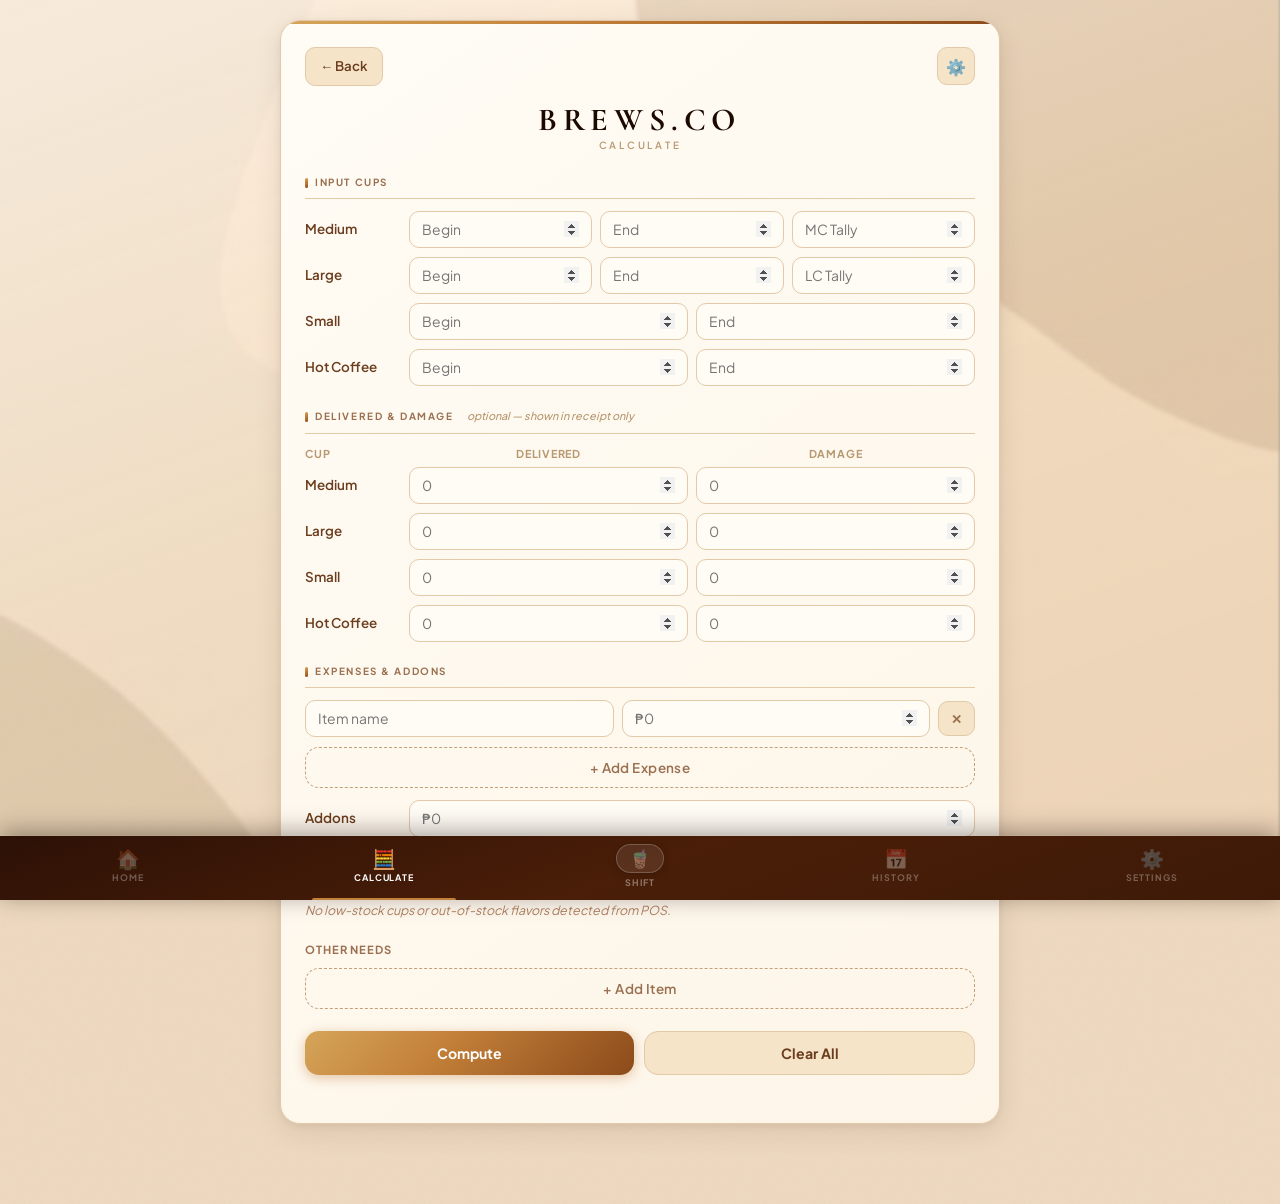
<file: calculate.html>
<!DOCTYPE html>
<html lang="en">
<head>
  <meta charset="UTF-8" />
  <meta http-equiv="Content-Security-Policy" content="default-src 'self'; script-src 'self' 'unsafe-inline'; style-src 'self' 'unsafe-inline'; img-src 'self' data: blob:; font-src 'self'; connect-src 'self' https://*.googleapis.com https://*.firebaseio.com wss://*.firebaseio.com; object-src 'none'; base-uri 'self'; form-action 'self'" />
  <meta name="viewport" content="width=device-width, initial-scale=1.0" />
  <link rel="manifest" href="manifest.json" />
  <link rel="icon" type="image/png" sizes="192x192" href="icon-192.png">
  <link rel="apple-touch-icon" href="icon-192.png" />
  <meta name="theme-color" content="#6b4f36" />
  <title>BREWS.CO – Calculate</title>
  <link rel="stylesheet" href="css/styles.css" />
  <script src="js/util.js"></script>
  <script src="js/theme.js"></script>
  <script src="js/appstyle.js"></script>
  <script src="js/nav.js"></script>
  <script src="js/header.js"></script>
  <style>
    .damage-note {
      font-size: 0.68rem; color: var(--dust); font-weight: 500;
      margin-left: 6px; font-style: italic; text-transform: none; letter-spacing: 0;
    }
    .del-dmg-header {
      display: grid; grid-template-columns: 96px 1fr 1fr;
      gap: 8px; margin-bottom: 4px;
    }
    .del-dmg-header span {
      font-size: 0.68rem; font-weight: 700; color: var(--dust);
      letter-spacing: 0.07em; text-transform: uppercase; text-align: center;
    }
    .del-dmg-header span:first-child { text-align: left; }
    .carryover-btn {
      display: flex; align-items: center; gap: 7px; width: 100%;
      background: var(--success-bg); border: 1.5px solid var(--success-border); border-radius: var(--radius-md);
      padding: 11px 14px; font-size: 0.84rem; font-weight: 700; color: var(--success-dark);
      font-family: "Plus Jakarta Sans", sans-serif; cursor: pointer; margin-bottom: 10px; transition: all .18s;
    }
    .carryover-btn:hover { background: var(--success-bg-soft); border-color: var(--success-hover-border); transform: translateY(-1px); }
    .carryover-meta { font-size: 0.7rem; color: var(--success-mid); font-weight: 500; margin-left: auto; }
    @media (max-width: 600px) {
      .del-dmg-header { display: none; }
    }
  </style>
</head>
<body class="has-bottom-nav">
  <div class="container">
    <div data-layout-header data-subtitle="Calculate"></div>

    <div id="carryoverWrap" style="display:none;">
      <button class="carryover-btn" onclick="useYesterdaysEnding()">
        📋 Use Yesterday's Ending Cups
        <span class="carryover-meta" id="carryoverMeta"></span>
      </button>
    </div>

    <div class="section">
      <h3>Input Cups</h3>
      <!-- M and L have 3 real inputs: begin, end, tally -->
      <div class="row"><label>Medium</label><input type="number" id="beginM" placeholder="Begin"><input type="number" id="endM" placeholder="End"><input type="number" id="tallyMC" placeholder="MC Tally"></div>
      <div class="row"><label>Large</label><input type="number" id="beginL" placeholder="Begin"><input type="number" id="endL" placeholder="End"><input type="number" id="tallyLC" placeholder="LC Tally"></div>
      <!-- S and HC only have begin + end -->
      <div class="row-2"><label>Small</label><input type="number" id="beginS" placeholder="Begin"><input type="number" id="endS" placeholder="End"></div>
      <div class="row-2"><label>Hot Coffee</label><input type="number" id="beginHC" placeholder="Begin"><input type="number" id="endHC" placeholder="End"></div>
    </div>

    <div class="section">
      <h3>Delivered &amp; Damage <span class="damage-note">optional — shown in receipt only</span></h3>
      <div class="del-dmg-header">
        <span>Cup</span><span>Delivered</span><span>Damage</span>
      </div>
      <div class="row-2"><label>Medium</label><input type="number" id="deliveredM" placeholder="0"><input type="number" id="damageM" placeholder="0"></div>
      <div class="row-2"><label>Large</label><input type="number" id="deliveredL" placeholder="0"><input type="number" id="damageL" placeholder="0"></div>
      <div class="row-2"><label>Small</label><input type="number" id="deliveredS" placeholder="0"><input type="number" id="damageS" placeholder="0"></div>
      <div class="row-2"><label>Hot Coffee</label><input type="number" id="deliveredHC" placeholder="0"><input type="number" id="damageHC" placeholder="0"></div>
    </div>

    <div class="section">
      <h3>Expenses &amp; Addons</h3>
      <div id="expensesContainer">
        <div class="expense-row">
          <input type="text" class="exp-name" placeholder="Item name">
          <input type="number" class="exp-price" placeholder="₱0">
          <button type="button" onclick="this.parentElement.remove(); saveInputs();">✕</button>
        </div>
      </div>
      <button type="button" class="add-expense-btn" onclick="addExpenseRow()">+ Add Expense</button>
      <!-- Addons: single input, no dummy blanks -->
      <div class="row-addon" style="margin-top:12px;">
        <label>Addons</label>
        <input type="number" id="addons" placeholder="₱0">
      </div>
    </div>

    <div class="section">
      <h3>Needs <span class="damage-note">auto-detected + manual — optionally printed on receipt</span></h3>

      <!-- Auto-detected preview — populated after compute or on load -->
      <div id="needsAutoPreview" style="margin-bottom:12px;"></div>

      <!-- Free-text other needs -->
      <div>
        <div style="font-size:0.7rem;font-weight:700;color:var(--bark);text-transform:uppercase;letter-spacing:0.08em;margin-bottom:7px;">Other Needs</div>
        <div id="needsContainer"></div>
        <button type="button" class="add-expense-btn" onclick="addNeedRow()">+ Add Item</button>
      </div>
    </div>

    <div class="button-group">
      <button onclick="calculate()">Compute</button>
      <button onclick="clearAll()" class="secondary">Clear All</button>
    </div>

    <div class="section">
      <div id="results"></div>
    </div>
  </div>

  <div data-layout-nav="calculate"></div>

  <script src="js/layout.js"></script>
<script src="js/calc-page.js"></script>
  <script src="vendor/html2canvas.min.js"></script>
  <script src="vendor/firebase-app-compat.js"></script>
  <script src="vendor/firebase-firestore-compat.js"></script>
  <script src="js/settings.js"></script>
      <script src="js/sync.js"></script>
  <script src="js/InventorySystem.js"></script>
  <script src="js/storage.js"></script>
  <script src="js/history.js"></script>
  <script src="js/ui.js"></script>
  <script src="js/main.js"></script>
</body>
</html>
</file>
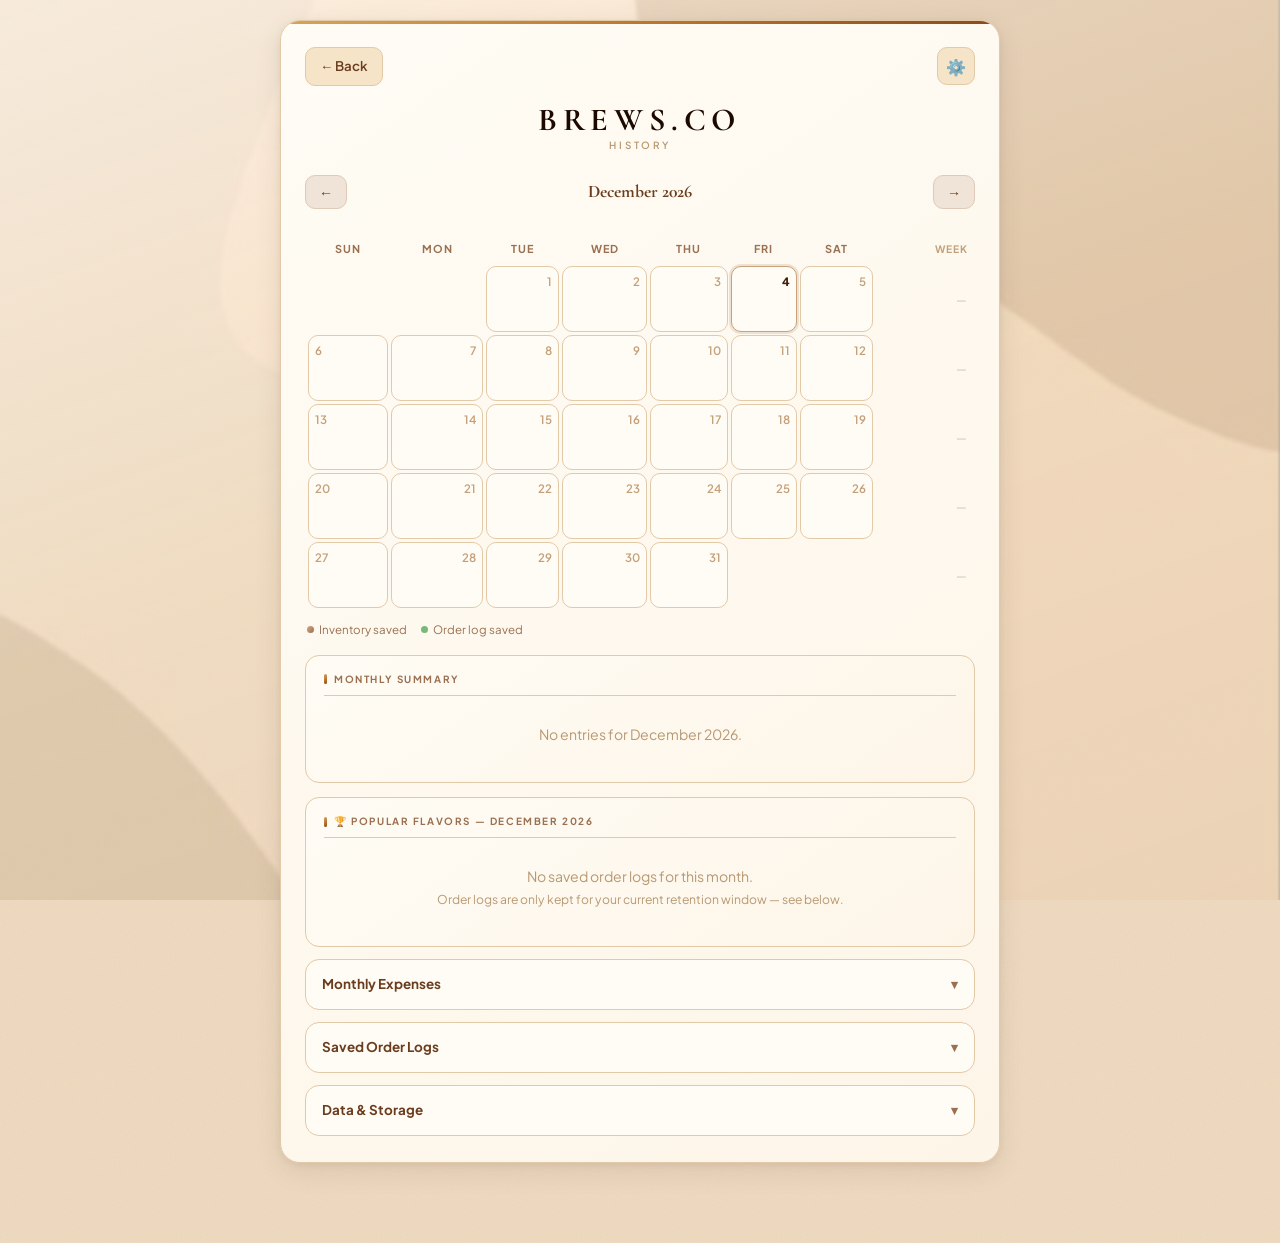
<file: calendar.html>
<!DOCTYPE html>
<html lang="en">
<head>
  <meta charset="UTF-8" />
  <meta http-equiv="Content-Security-Policy" content="default-src 'self'; script-src 'self' 'unsafe-inline'; style-src 'self' 'unsafe-inline'; img-src 'self' data: blob:; font-src 'self'; connect-src 'self' https://*.googleapis.com https://*.firebaseio.com wss://*.firebaseio.com; object-src 'none'; base-uri 'self'; form-action 'self'" />
  <meta name="viewport" content="width=device-width, initial-scale=1.0" />
  <link rel="manifest" href="manifest.json" />
  <link rel="icon" type="image/png" sizes="192x192" href="icon-192.png">
  <link rel="apple-touch-icon" href="icon-192.png" />
  <meta name="theme-color" content="#6b4f36" />
  <title>BREWS.CO – History</title>
  <link rel="stylesheet" href="css/styles.css" />
  <script src="js/util.js"></script>
  <script src="js/theme.js"></script>
  <script src="js/appstyle.js"></script>
  <script src="js/nav.js"></script>
  <script src="js/header.js"></script>
  <style>
    body { align-items: flex-start; }
    .container { max-width: 720px; }

    /* ── Top bar ── */
    .delete-all-btn {
      display: inline-flex; align-items: center; gap: 5px;
      background: var(--danger-bg); border: 1.5px solid var(--danger-border); border-radius: var(--radius-md);
      padding: 8px 14px; font-weight: 700; font-size: 0.84rem;
      color: var(--danger-soft); cursor: pointer; font-family: "Plus Jakarta Sans", sans-serif; transition: all .18s;
    }
    .delete-all-btn:hover { background: var(--danger-bg-hover); transform: translateY(-1px); }

    /* ── Month nav ── */
    .month-nav {
      display: flex; align-items: center;
      justify-content: space-between; margin-bottom: 14px;
    }
    .month-nav h2 { margin: 0; font-size: 1.1rem; font-weight: 700; color: var(--mahogany); }
    .month-nav button {
      background: var(--sand); border: 1.5px solid var(--sand-border); border-radius: var(--radius-md);
      padding: 7px 13px; font-weight: 700; font-size: 0.88rem;
      cursor: pointer; color: var(--mahogany); font-family: "Plus Jakarta Sans", sans-serif; transition: all .18s;
    }
    .month-nav button:hover { background: var(--sand-hover); transform: translateY(-1px); }

    /* ── Calendar ── */
    .cal-wrapper { overflow-x: auto; }
    .calendar {
      width: 100%; border-collapse: separate; border-spacing: 3px;
      margin-bottom: 6px; min-width: 380px;
    }
    .calendar th {
      background: transparent; color: var(--bark); font-weight: 700;
      font-size: 0.68rem; letter-spacing: 0.09em; text-transform: uppercase;
      padding: 5px 4px; text-align: center; border: none;
    }
    .calendar th.week-col { color: var(--mochaccino); font-size: 0.64rem; text-align: right; padding-right: 4px; }
    .calendar td {
      border: 1.5px solid var(--latte); border-radius: var(--radius-md); vertical-align: top;
      height: 66px; padding: 6px; cursor: default; background: var(--pearl); transition: all .14s;
    }
    .calendar td.empty   { background: transparent; border-color: transparent; }
    .calendar td.has-entry {
      cursor: pointer; background: var(--cream); border-color: var(--mochaccino);
      box-shadow: 0 1px 4px rgba(107,61,30,0.08);
    }
    .calendar td.has-entry:hover {
      background: var(--parchment); border-color: var(--clay);
      box-shadow: 0 3px 10px rgba(107,61,30,0.14); transform: translateY(-1px);
    }
    .calendar td.today { border-color: var(--clay); box-shadow: 0 0 0 2px rgba(199,162,124,0.28); }
    .calendar td.week-total-cell {
      background: transparent; border-color: transparent;
      text-align: right; vertical-align: middle; cursor: default; height: auto; padding: 0 4px;
    }
    .week-total-val { font-size: 0.68rem; font-weight: 700; color: var(--dust); font-variant-numeric: tabular-nums; white-space: nowrap; }
    .week-total-val.zero { color: #ddd0c4; }
    .day-num { font-size: 0.72rem; font-weight: 600; color: var(--mochaccino); display: block; margin-bottom: 2px; }
    .calendar td.has-entry .day-num { color: var(--mahogany); }
    .calendar td.today .day-num { color: var(--roast); font-weight: 800; }
    .day-total { font-size: 0.72rem; font-weight: 700; color: var(--clay-dark); line-height: 1.3; }
    .day-badge { display: inline-block; width: 5px; height: 5px; border-radius: 50%; background: linear-gradient(135deg,var(--clay-light),var(--clay-dark)); margin-top: 4px; }
    .log-dot { display: inline-block; width: 5px; height: 5px; border-radius: 50%; background: var(--success-mid); margin-top: 4px; margin-left: 3px; vertical-align: top; }
    .calendar td .dots-row { display: flex; align-items: center; gap: 2px; margin-top: 3px; }

    /* ── Monthly Summary ── */
    .monthly-summary {
      margin-top: 14px; background: var(--grad-card);
      border-radius: var(--radius-lg); padding: 16px 18px; border: 1.5px solid var(--latte);
    }
    .monthly-summary h3 { margin: 0 0 10px; }
    .summary-row {
      display: flex; justify-content: space-between; align-items: center;
      padding: 5px 0; font-size: 0.88rem; color: var(--roast); border-bottom: 1px solid #eddcc9;
    }
    .summary-row:last-child { border-bottom: none; }
    .summary-row.sub { padding-left: 14px; color: var(--dust); font-size: 0.82rem; }
    .summary-row.net { font-weight: 700; font-size: 0.96rem; color: var(--mahogany); border-top: 2px solid var(--mochaccino); margin-top: 6px; padding-top: 9px; }
    .summary-row span:last-child { font-variant-numeric: tabular-nums; font-weight: 600; }
    .empty-month { text-align: center; padding: 14px 0 6px; color: var(--dust); font-size: 0.88rem; }

    /* ── Popular Flavors ── */
    .popular-flavors {
      margin-top: 14px; background: var(--grad-card);
      border-radius: var(--radius-lg); padding: 16px 18px; border: 1.5px solid var(--latte);
    }
    .popular-flavors h3 { margin: 0 0 4px; }
    .pf-alltime {
      font-size: 0.76rem; color: var(--mahogany); font-weight: 600; margin-bottom: 12px;
      padding-bottom: 10px; border-bottom: 1px dashed var(--latte);
    }
    .pf-row {
      display: flex; align-items: center; gap: 10px; padding: 8px 2px;
      border-bottom: 1px solid rgba(226,201,168,0.4);
    }
    .pf-row:last-child { border-bottom: none; }
    .pf-rank { width: 20px; text-align: center; font-weight: 800; font-size: 0.8rem; color: var(--mochaccino); flex-shrink: 0; }
    .pf-row:nth-child(-n+3) .pf-rank { color: var(--caramel); }
    .pf-info { flex: 1; min-width: 0; }
    .pf-name { font-size: 0.86rem; font-weight: 700; color: var(--roast); }
    .pf-flavor { font-size: 0.72rem; color: var(--dust); }
    .pf-stats { text-align: right; flex-shrink: 0; }
    .pf-qty { font-size: 0.84rem; font-weight: 800; color: var(--mahogany); }
    .pf-revenue { font-size: 0.68rem; color: var(--dust); }

    /* ── Calendar modal ── */
    .modal-overlay {
      position: fixed; inset: 0;
      background: rgba(60,38,20,0.42); backdrop-filter: blur(3px); -webkit-backdrop-filter: blur(3px);
      display: flex; align-items: center; justify-content: center;
      z-index: 1000; padding: 20px;
      opacity: 0; pointer-events: none; transition: opacity .2s;
    }
    .modal-overlay.open { opacity: 1; pointer-events: all; }
    .modal {
      background: var(--cream); border-radius: var(--radius-lg); padding: 22px;
      max-width: 520px; width: 100%; max-height: 82vh; overflow-y: auto;
      box-shadow: 0 8px 40px rgba(107,61,30,0.2); border: 1.5px solid var(--latte);
      transform: translateY(14px) scale(0.98); transition: transform .2s;
    }
    .modal-overlay.open .modal { transform: translateY(0) scale(1); }
    .modal-header {
      display: flex; justify-content: space-between; align-items: center;
      margin-bottom: 14px; padding-bottom: 11px; border-bottom: 1px solid var(--latte);
    }
    .modal-header h3 { margin: 0; color: var(--mahogany); font-size: 0.96rem; font-weight: 700; border: none; }
    .modal-header-actions { display: flex; gap: 8px; }
    .modal-delete-btn {
      background: var(--danger-bg); border: 1.5px solid var(--danger-border); border-radius: var(--radius-md);
      padding: 8px 13px; font-weight: 700; font-size: 0.84rem; color: var(--danger-soft);
      cursor: pointer; font-family: "Plus Jakarta Sans", sans-serif; transition: all .16s;
    }
    .modal-delete-btn:hover { background: var(--danger-bg-hover); }
    .modal-close {
      background: var(--sand); border: 1.5px solid var(--sand-border); border-radius: var(--radius-md);
      padding: 8px 13px; font-weight: 700; font-size: 0.84rem;
      color: var(--mahogany); cursor: pointer; font-family: "Plus Jakarta Sans", sans-serif; transition: all .16s;
    }
    .modal-close:hover { background: var(--sand-hover); }
    .modal-body table { font-size: 0.84rem; }

    /* ── Retention ── */
    .retention-desc { font-size: 0.84rem; color: var(--bark); margin: 0 0 10px; line-height: 1.5; }
    .retention-pills { display: flex; gap: 8px; flex-wrap: wrap; }
    .retention-pill {
      background: var(--sand); border: 1.5px solid var(--sand-border); border-radius: var(--radius-pill);
      padding: 8px 16px; font-size: 0.84rem; font-weight: 700; color: var(--mahogany);
      cursor: pointer; font-family: "Plus Jakarta Sans", sans-serif; transition: all .16s;
    }
    .retention-pill:hover { background: var(--sand-hover); }
    .retention-pill.active {
      background: var(--grad-cta); color: var(--white);
      border-color: transparent; box-shadow: 0 2px 8px rgba(107,61,30,0.26);
    }
    .retention-note { font-size: 0.72rem; color: var(--dust); margin-top: 9px; font-style: italic; }

    /* ── Order Logs ── */
    .order-logs-section { padding-bottom: 28px; }
    .log-empty { text-align: center; color: var(--mochaccino); font-size: 0.84rem; padding: 14px 0; }
    .log-day-item {
      background: var(--cream); border: 1.5px solid var(--latte); border-radius: var(--radius-lg);
      overflow: hidden; margin-bottom: 9px; box-shadow: 0 1px 4px rgba(107,61,30,0.05);
    }
    .log-day-header {
      display: flex; align-items: center; justify-content: space-between;
      padding: 11px 14px; cursor: pointer; transition: background .14s;
    }
    .log-day-header:hover { background: var(--parchment); }
    .log-day-left { display: flex; flex-direction: column; gap: 2px; }
    .log-day-date { font-size: 0.84rem; font-weight: 700; color: var(--roast); }
    .log-day-meta { font-size: 0.7rem; color: var(--bark); }
    .log-day-right { display: flex; align-items: center; gap: 9px; }
    .log-day-total { font-size: 0.88rem; font-weight: 700; color: var(--mahogany); font-variant-numeric: tabular-nums; }
    .log-day-chevron { font-size: 0.58rem; color: var(--mochaccino); transition: transform .18s; }
    .log-day-item.expanded .log-day-chevron { transform: rotate(180deg); }
    .log-day-body { border-top: 1px solid var(--sand); display: none; }
    .log-day-item.expanded .log-day-body { display: block; }
    .log-order-item {
      border-bottom: 1px solid var(--parchment); padding: 9px 14px;
      display: flex; align-items: flex-start; gap: 10px;
    }
    .log-order-item:last-child { border-bottom: none; }
    .log-order-num {
      font-size: 0.68rem; font-weight: 700; color: var(--mochaccino);
      background: var(--parchment); border-radius: 6px; padding: 2px 7px;
      white-space: nowrap; margin-top: 1px; flex-shrink: 0;
    }
    .log-order-num.done-badge { color: var(--success-dark); background: var(--success-bg-alt); }
    .log-order-info { flex: 1; min-width: 0; }
    .log-order-desc    { font-size: 0.82rem; color: var(--roast); font-weight: 600; line-height: 1.4; }
    .log-order-flavors { font-size: 0.7rem; color: var(--bark); margin-top: 1px; }
    .log-order-addons  { font-size: 0.7rem; color: var(--dust); margin-top: 1px; }
    .log-order-payment { font-size: 0.7rem; color: var(--mahogany); margin-top: 2px; }
    .log-order-total   { font-size: 0.82rem; font-weight: 700; color: var(--mahogany); font-variant-numeric: tabular-nums; white-space: nowrap; padding-top: 1px; }
    .log-delete-btn {
      background: var(--danger-bg); border: 1.5px solid var(--danger-border); border-radius: 8px;
      padding: 5px 10px; font-size: 0.7rem; font-weight: 700; color: var(--danger-soft);
      cursor: pointer; font-family: "Plus Jakarta Sans", sans-serif; transition: all .14s; flex-shrink: 0;
    }
    .log-delete-btn:hover { background: var(--danger-bg-hover); }

    @media (max-width: 600px) {
      .calendar td { height: 50px; padding: 4px; border-radius: 8px; }
      .day-total { font-size: 0.65rem; }
      .day-num   { font-size: 0.65rem; }
      .modal { padding: 16px; }
    }
    /* ── CSV export button ── */
    .export-csv-btn {
      display: inline-flex; align-items: center; gap: 5px;
      background: var(--parchment); border: 1.5px solid var(--latte);
      border-radius: var(--radius-md); padding: 8px 14px; font-weight: 700;
      font-size: 0.84rem; color: var(--mahogany); cursor: pointer;
      font-family: "Plus Jakarta Sans", sans-serif; transition: all .18s;
    }
    .export-csv-btn:hover { background: var(--latte); transform: translateY(-1px); }

    /* ── Offline pill ── */
    .offline-pill {
      position: fixed; bottom: 90px; left: 50%; transform: translateX(-50%);
      background: linear-gradient(135deg, var(--danger-darkest), var(--danger-deep));
      color: var(--white); padding: 8px 18px; border-radius: var(--radius-pill);
      font-size: 0.78rem; font-weight: 700; z-index: 800;
      box-shadow: 0 3px 14px rgba(180,60,0,0.35);
      opacity: 0; pointer-events: none; transition: opacity .3s;
      white-space: nowrap;
    }
    .offline-pill.visible { opacity: 1; pointer-events: all; }

    .pull-cloud-btn {
      display: inline-flex; align-items: center; gap: 5px;
      background: var(--success-bg); border: 1.5px solid var(--success-border); border-radius: var(--radius-md);
      padding: 8px 14px; font-weight: 700; font-size: 0.84rem;
      color: var(--success-dark); cursor: pointer; font-family: "Plus Jakarta Sans", sans-serif; transition: all .18s;
    }
    .pull-cloud-btn:hover { background: var(--success-bg-soft); transform: translateY(-1px); }
    .pull-cloud-btn:disabled { opacity: 0.5; cursor: default; transform: none; }
    #calSyncToast {
      position: fixed; bottom: 20px; left: 50%; transform: translateX(-50%);
      padding: 9px 20px; border-radius: var(--radius-pill); font-size: 0.82rem; font-weight: 600;
      color: var(--white); z-index: 9999; opacity: 0; transition: opacity .3s;
      white-space: nowrap; box-shadow: 0 3px 14px rgba(0,0,0,0.22);
      pointer-events: none; background: var(--roast);
    }
  </style>
</head>
<body class="has-bottom-nav">
<div class="container">

  <div id="calSyncToast"></div>
  <div class="offline-pill" id="calOfflinePill">📡 Offline — changes save locally</div>

  <div data-layout-header data-subtitle="History"></div>

  <div class="month-nav">
    <button onclick="changeMonth(-1)">&#8592;</button>
    <h2 id="monthTitle"></h2>
    <button onclick="changeMonth(1)">&#8594;</button>
  </div>

  <div class="cal-wrapper">
    <table class="calendar" id="calendarTable">
      <thead>
        <tr>
          <th>Sun</th><th>Mon</th><th>Tue</th><th>Wed</th>
          <th>Thu</th><th>Fri</th><th>Sat</th>
          <th class="week-col">Week</th>
        </tr>
      </thead>
      <tbody id="calendarBody"></tbody>
    </table>
  </div>
  <div style="display:flex;gap:14px;padding:4px 2px 2px;font-size:0.72rem;color:var(--bark);">
    <span style="display:flex;align-items:center;gap:5px;">
      <span style="width:7px;height:7px;border-radius:50%;background:linear-gradient(135deg,var(--clay-light),var(--clay-dark));display:inline-block;"></span> Inventory saved
    </span>
    <span style="display:flex;align-items:center;gap:5px;">
      <span style="width:7px;height:7px;border-radius:50%;background:var(--success-mid);display:inline-block;"></span> Order log saved
    </span>
  </div>

  <div class="monthly-summary" id="monthlySummary"></div>

  <div class="popular-flavors" id="popularFlavors"></div>

  <details class="fold">
    <summary>Monthly Expenses</summary>
    <div class="fold-body monthly-exp-section">
      <div id="monthlyExpContainer"></div>
      <button class="add-expense-btn" onclick="addMonthlyExpRow()">+ Add Monthly Expense</button>
    </div>
  </details>

  <details class="fold">
    <summary>Saved Order Logs</summary>
    <div class="fold-body">
      <div id="orderLogsContainer"></div>
    </div>
  </details>

  <details class="fold">
    <summary>Data &amp; Storage</summary>
    <div class="fold-body">
      <p class="retention-desc">Keep saved order logs for:</p>
      <div class="retention-pills" id="retentionPills"></div>
      <p class="retention-note" id="retentionNote"></p>
      <div class="fold-actions">
        <button class="fold-btn" id="calExportBtn" onclick="exportHistoryCSV()">📊 Export CSV</button>
        <button class="fold-btn" id="calPullBtn" onclick="calPullFromCloud()">⬇️ Pull from Cloud</button>
        <button class="fold-btn danger" onclick="deleteAllHistory()">🗑 Delete All History</button>
      </div>
    </div>
  </details>
</div>

<!-- Receipt Modal -->
<div class="modal-overlay" id="modalOverlay" onclick="handleOverlayClick(event)">
  <div class="modal">
    <div class="modal-header">
      <h3 id="modalDate"></h3>
      <div class="modal-header-actions">
        <button class="modal-delete-btn" onclick="deleteCurrentEntry()">🗑 Delete</button>
        <button class="modal-close" onclick="closeModal()">✕ Close</button>
      </div>
    </div>
    <div class="modal-body" id="modalBody"></div>
  </div>
</div>

<script src="js/history.js"></script>
<script src="vendor/firebase-app-compat.js"></script>
<script src="vendor/firebase-firestore-compat.js"></script>
<script src="js/sync.js"></script>
<script src="js/layout.js"></script>
<script src="js/calendar.js"></script>

<div data-layout-nav="history"></div>

</body>
</html>
</file>
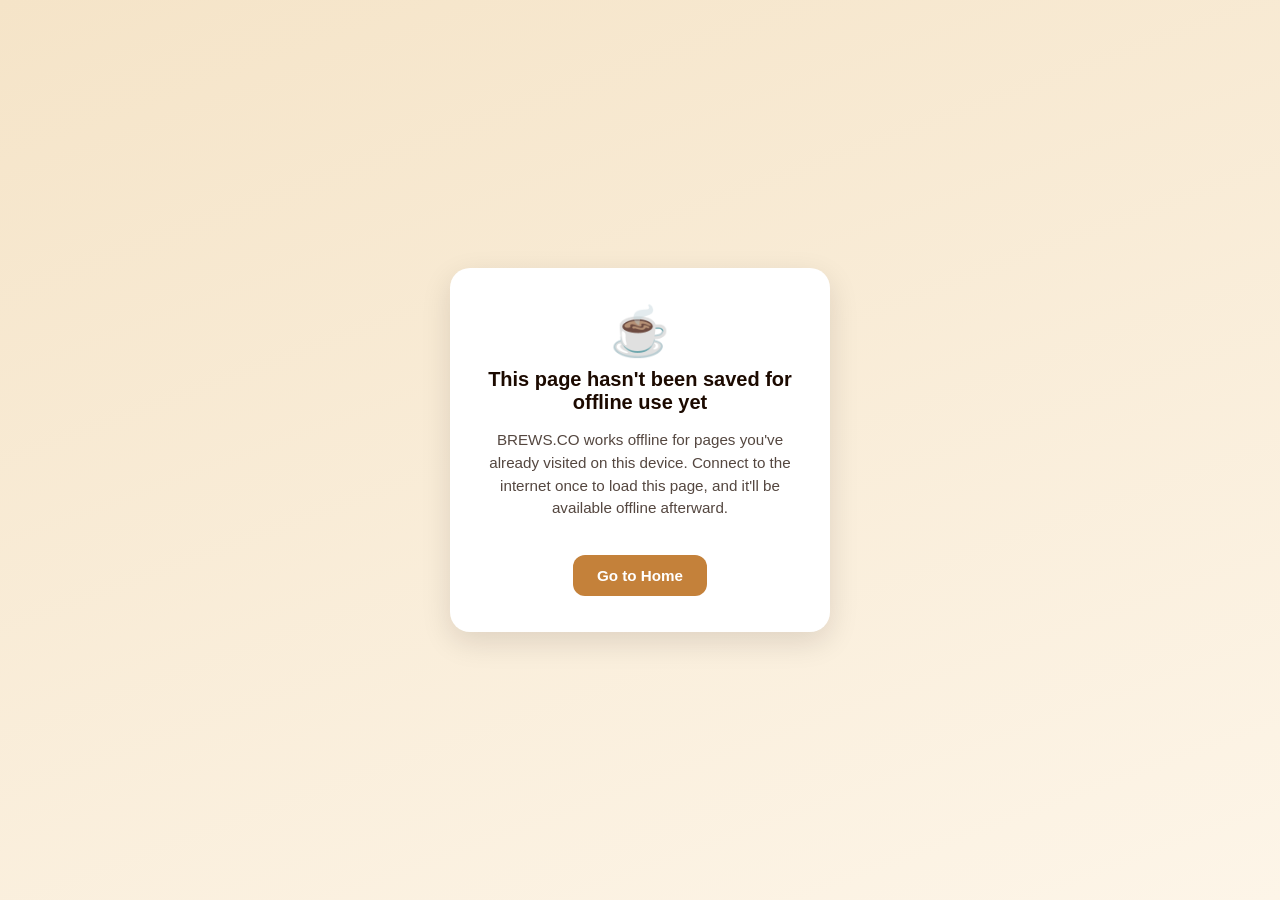
<file: offline.html>
<!DOCTYPE html>
<html lang="en">
<head>
<meta charset="UTF-8" />
<meta name="viewport" content="width=device-width, initial-scale=1.0" />
<title>BREWS.CO – Offline</title>
<link rel="icon" type="image/png" sizes="192x192" href="icon-192.png">
<style>
  :root { --espresso:#1C0A00; --caramel:#C4813A; --cream:#FDF5E8; --parchment:#F5E4C8; }
  * { box-sizing: border-box; }
  body {
    margin: 0; min-height: 100vh; display: flex; align-items: center; justify-content: center;
    font-family: -apple-system, BlinkMacSystemFont, "Segoe UI", sans-serif;
    background: linear-gradient(160deg, var(--parchment), var(--cream));
    color: var(--espresso); text-align: center; padding: 24px;
  }
  .card {
    max-width: 380px; background: #fff; border-radius: 20px; padding: 36px 28px;
    box-shadow: 0 10px 30px rgba(28,10,0,0.12);
  }
  .icon { font-size: 48px; margin-bottom: 8px; }
  h1 { font-size: 1.25rem; margin: 8px 0; }
  p { font-size: 0.95rem; opacity: 0.75; line-height: 1.5; }
  button {
    margin-top: 20px; border: none; border-radius: 12px; padding: 12px 24px;
    background: var(--caramel); color: #fff; font-weight: 600; font-size: 0.95rem; cursor: pointer;
  }
</style>
</head>
<body>
  <div class="card">
    <div class="icon" aria-hidden="true">☕</div>
    <h1>This page hasn't been saved for offline use yet</h1>
    <p>BREWS.CO works offline for pages you've already visited on this device.
       Connect to the internet once to load this page, and it'll be available
       offline afterward.</p>
    <button onclick="location.href='./index.html'">Go to Home</button>
  </div>
</body>
</html>
</file>
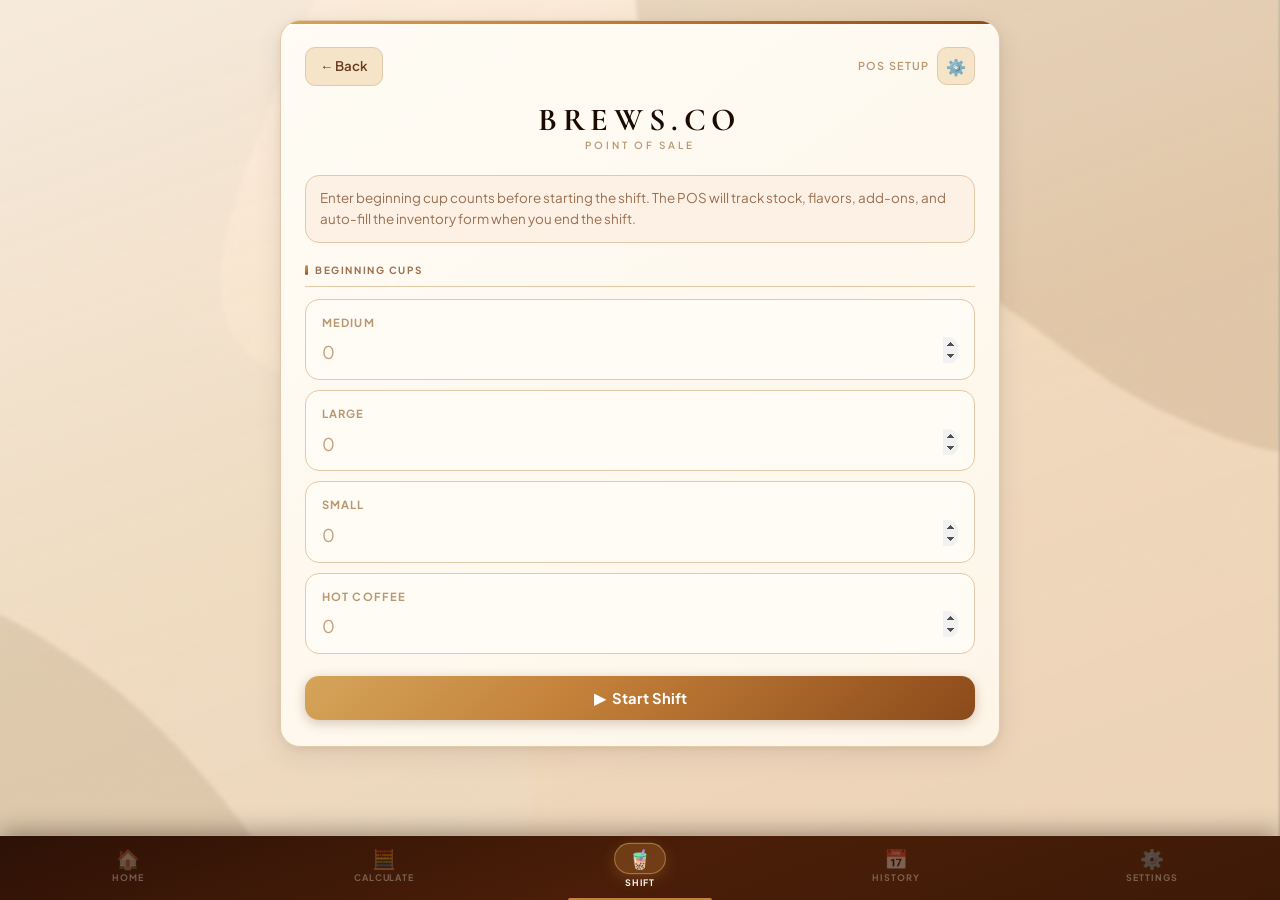
<file: pos.html>
<!DOCTYPE html>
<html lang="en">
<head>
  <meta charset="UTF-8" />
  <meta http-equiv="Content-Security-Policy" content="default-src 'self'; script-src 'self' 'unsafe-inline'; style-src 'self' 'unsafe-inline'; img-src 'self' data: blob:; font-src 'self'; connect-src 'self' https://*.googleapis.com https://*.firebaseio.com wss://*.firebaseio.com; object-src 'none'; base-uri 'self'; form-action 'self'" />
  <meta name="viewport" content="width=device-width, initial-scale=1.0, user-scalable=no" />
  <link rel="manifest" href="manifest.json" />
  <link rel="icon" type="image/png" sizes="192x192" href="icon-192.png">
  <link rel="apple-touch-icon" href="icon-192.png" />
  <meta name="theme-color" content="#6b4f36" />
  <title>BREWS.CO – POS</title>
  <link rel="stylesheet" href="css/styles.css" />
  <script src="js/util.js"></script>
  <script src="js/theme.js"></script>
  <script src="js/appstyle.js"></script>
  <script src="js/nav.js"></script>
  <script src="js/header.js"></script>
  <script src="js/menu.js"></script>
  <style>
    body { align-items: flex-start; padding: 0; }

    /* ── Carryover button ── */
    .carryover-btn {
      display: flex; align-items: center; gap: 7px; width: 100%;
      background: var(--success-bg); border: 1.5px solid var(--success-border); border-radius: var(--radius-md);
      padding: 11px 14px; font-size: 0.84rem; font-weight: 700; color: var(--success-dark);
      font-family: "Plus Jakarta Sans", sans-serif; cursor: pointer; margin-bottom: 12px; transition: all .18s;
    }
    .carryover-btn:hover { background: var(--success-bg-soft); border-color: var(--success-hover-border); transform: translateY(-1px); }
    .carryover-meta { font-size: 0.7rem; color: var(--success-mid); font-weight: 500; margin-left: auto; }

    /* ── Setup cup stack ── */
    .beg-cups-stack { display: flex; flex-direction: column; gap: 10px; margin-top: 4px; }
    .beg-cup-card {
      background: var(--pearl); border: 1.5px solid var(--latte); border-radius: var(--radius-lg);
      padding: 14px 16px; transition: border-color .16s;
    }
    .beg-cup-card:focus-within { border-color: var(--clay); background: var(--white); }
    .beg-cup-name {
      font-size: 0.7rem; font-weight: 700; color: var(--dust);
      letter-spacing: 0.1em; text-transform: uppercase; margin-bottom: 6px;
    }
    .beg-cup-card input {
      width: 100%; border: none; background: transparent;
      font-size: 1.35rem; font-weight: 700; padding: 0;
      color: var(--espresso); font-family: "Plus Jakarta Sans", sans-serif;
    }
    .beg-cup-card input:focus { outline: none; box-shadow: none; }
    .beg-cup-card input::placeholder { color: var(--mochaccino); font-weight: 400; font-size: 1.1rem; }

    /* ═══════════════════════ SETUP ═══════════════════════ */
    #setupScreen { padding: 20px 12px; width: 100%; display: flex; justify-content: center; }
    #setupScreen .container { max-width: 720px; }
    .setup-note {
      background: #fdf0e4; border: 1.5px solid var(--latte); border-radius: var(--radius-lg);
      padding: 12px 14px; font-size: 0.84rem; color: var(--bark);
      margin-bottom: 20px; line-height: 1.55;
    }
    .start-btn {
      width: 100%; padding: 13px;
      background: var(--grad-cta);
      color: var(--white); border: none; border-radius: var(--radius-lg); font-size: 0.92rem;
      font-weight: 700; font-family: "Plus Jakarta Sans", sans-serif; cursor: pointer;
      box-shadow: 0 3px 12px rgba(107,61,30,0.28); transition: all .18s;
    }
    .start-btn:hover  { background: var(--grad-cta); transform: translateY(-1px); }
    .start-btn:active { transform: scale(0.98); }

    /* ═══════════════════════ POS SCREEN ═══════════════════════ */
    #posScreen { display: none; flex-direction: column; width: 100%; min-height: 100vh; }

    /* ── Header ── */
    .pos-header {
      background: var(--grad-dark);
      padding: 10px 14px 8px; display: flex; flex-direction: column; gap: 5px;
      position: sticky; top: 0; z-index: 100;
      box-shadow: 0 2px 12px rgba(30,18,8,0.28);
    }
    .pos-header-row1 { display: flex; align-items: center; justify-content: space-between; width: 100%; }
    .pos-header-row2 { display: flex; align-items: center; gap: 6px; width: 100%; }
        .pos-header-left { display: flex; flex-direction: column; }
    .pos-header-brand { font-size: 1rem; font-weight: 800; color: var(--white); letter-spacing: 0.1em; }
    .pos-header-meta  { font-size: 0.68rem; color: rgba(255,255,255,0.5); letter-spacing: 0.08em; margin-top: 1px; display: flex; gap: 6px; }
    .pos-clock        { font-variant-numeric: tabular-nums; }
    .header-stat {
      background: rgba(255,255,255,0.1); border: 1px solid rgba(255,255,255,0.18);
      border-radius: var(--radius-md); padding: 6px 11px; text-align: right;
    }
    .header-stat-label { font-size: 0.6rem; color: rgba(255,255,255,0.5); text-transform: uppercase; letter-spacing: 0.08em; display: block; }
    .header-stat-val   { font-size: 0.92rem; font-weight: 700; color: var(--white); font-variant-numeric: tabular-nums; }
    .end-shift-btn {
      background: rgba(210,70,70,0.24); border: 1.5px solid rgba(255,120,120,0.5);
      border-radius: var(--radius-md); padding: 8px 16px; color: var(--white); font-weight: 700;
      font-size: 0.82rem; font-family: "Plus Jakarta Sans", sans-serif; cursor: pointer; transition: all .2s;
      white-space: nowrap;
    }
    .end-shift-btn:hover { background: rgba(210,70,70,0.42); }

    /* ── POS Body ── */
    .pos-body {
      display: flex; flex-direction: column; flex: 1;
      padding: 12px; gap: 12px; max-width: 600px; width: 100%; margin: 0 auto;
    }

    /* ── Drink Grid ── */
    .drinks-section-label {
      font-size: 0.68rem; font-weight: 700; color: var(--dust);
      letter-spacing: 0.1em; text-transform: uppercase; padding: 0 2px 4px;
    }
    .drinks-grid { display: grid; grid-template-columns: repeat(2, 1fr); gap: 8px; margin-bottom: 4px; }

    .drink-btn {
      position: relative; background: var(--cream); border: 2px solid var(--latte);
      border-radius: var(--radius-lg); padding: 10px 6px 8px; display: flex;
      flex-direction: column; align-items: center; justify-content: center; gap: 2px; cursor: pointer;
      font-family: "Plus Jakarta Sans", sans-serif; transition: all .14s;
      box-shadow: 0 2px 5px rgba(107,61,30,0.06);
      -webkit-tap-highlight-color: transparent; user-select: none; -webkit-user-select: none; -webkit-touch-callout: none;
      height: 116px; overflow: hidden;
    }
    .drink-btn:active { transform: scale(0.92); }
    .drink-btn.has-qty { border-color: var(--clay); background: var(--sand-alt); box-shadow: 0 3px 10px rgba(107,61,30,0.13); }
    .drink-btn.low-stock { border-color: #e8b87a; background: #fff8f0; }
    .drink-btn.out-stock { border-color: #e8a0a0; background: #fff4f4; opacity: 0.6; cursor: not-allowed; }
    .drink-btn.fruit-tea { border-style: dashed; }
    .drink-btn.fruit-tea.has-qty { border-style: solid; }

    .drink-btn-icon  { font-size: 1.4rem; line-height: 1; }
    .drink-btn-code  { font-size: 0.76rem; font-weight: 800; color: var(--mahogany); letter-spacing: 0.05em; }
    .drink-btn-name  {
      font-size: 0.62rem; color: var(--bark); text-align: center; line-height: 1.2;
      display: -webkit-box; -webkit-line-clamp: 2; -webkit-box-orient: vertical; overflow: hidden;
    }
    .drink-btn-price { font-size: 0.7rem; font-weight: 700; color: var(--roast); margin-top: 1px; }
    .stock-pill {
      font-size: 0.58rem; font-weight: 700; padding: 1px 5px; border-radius: var(--radius-pill);
      margin-top: 2px; background: var(--sand); color: var(--bark); letter-spacing: 0.03em;
    }
    .drink-btn.low-stock .stock-pill { background: #fde8c8; color: #b06820; }
    .drink-btn.out-stock .stock-pill { background: #fdd8d8; color: #b04040; }
    .qty-badge {
      position: absolute; top: -7px; right: -7px;
      background: var(--grad-cta);
      color: var(--white); font-size: 0.68rem; font-weight: 800;
      width: 20px; height: 20px; border-radius: 50%;
      display: flex; align-items: center; justify-content: center;
      box-shadow: 0 2px 6px rgba(107,61,30,0.35);
      opacity: 0; transform: scale(0.4); transition: all .16s;
    }
    .drink-btn.has-qty .qty-badge { opacity: 1; transform: scale(1); }
    @keyframes popBadge { 0%{transform:scale(1)} 40%{transform:scale(1.4)} 100%{transform:scale(1)} }
    .qty-badge.pop { animation: popBadge .22s ease; }

    /* ── Order Panel ── */
    .order-panel {
      background: var(--cream); border: 1.5px solid var(--latte);
      border-radius: 18px; overflow: hidden; box-shadow: 0 2px 8px rgba(107,61,30,0.07);
    }
    .order-panel-header {
      background: var(--parchment); padding: 9px 14px;
      display: flex; align-items: center; justify-content: space-between;
      border-bottom: 1px solid var(--latte);
    }
    .order-panel-title { font-size: 0.75rem; font-weight: 700; color: var(--bark); letter-spacing: 0.09em; text-transform: uppercase; }
    .order-panel-actions { display: flex; gap: 6px; }
    .undo-btn {
      background: none; border: none; font-size: 0.72rem; color: var(--mahogany);
      font-weight: 600; font-family: "Plus Jakarta Sans", sans-serif; cursor: pointer;
      padding: 2px 7px; border-radius: 6px; transition: background .15s; display: none;
    }
    .undo-btn.visible { display: inline; }
    .undo-btn:hover { background: var(--sand); }
    .clear-order-btn {
      background: none; border: none; font-size: 0.72rem; color: var(--danger-soft);
      font-weight: 600; font-family: "Plus Jakarta Sans", sans-serif; cursor: pointer;
      padding: 2px 7px; border-radius: 6px; transition: background .15s;
    }
    .clear-order-btn:hover { background: var(--danger-bg-hover); }

    .order-items { padding: 4px 14px; min-height: 50px; max-height: 280px; overflow-y: auto; }
    .empty-order { text-align: center; color: var(--mochaccino); font-size: 0.82rem; padding: 10px 0; }

    .order-item {
      display: flex; align-items: center; gap: 8px;
      padding: 9px 0; border-bottom: 1px solid var(--parchment);
      animation: slideIn .15s ease;
    }
    .order-item:last-child { border-bottom: none; }
    @keyframes slideIn { from{opacity:0;transform:translateX(-5px)} to{opacity:1;transform:none} }

    .order-item-info  { flex: 1; }
    .order-item-name  { font-size: 0.84rem; color: var(--roast); font-weight: 600; line-height: 1.2; }
    .order-item-flavor { font-size: 0.72rem; color: var(--bark); }
    .order-item-qty-controls { display: flex; align-items: center; gap: 4px; }
    .qty-btn {
      width: 26px; height: 26px; border-radius: 8px; border: 1.5px solid var(--sand-border);
      background: var(--parchment); color: var(--mahogany); font-weight: 800; font-size: 0.95rem;
      font-family: "Plus Jakarta Sans", sans-serif; cursor: pointer; display: flex; align-items: center;
      justify-content: center; transition: all .12s; -webkit-tap-highlight-color: transparent;
    }
    .qty-btn:hover  { background: var(--sand-hover); }
    .qty-btn:active { transform: scale(0.88); }
    .order-item-qty   { font-size: 0.88rem; font-weight: 700; color: var(--roast); min-width: 22px; text-align: center; }
    .order-item-total { font-size: 0.84rem; font-weight: 600; color: var(--mahogany); min-width: 56px; text-align: right; font-variant-numeric: tabular-nums; }

    /* ── Per-item add-ons (item add-on modal) ── */
    .addon-pills { display: grid; grid-template-columns: repeat(3, 1fr); gap: 7px; }
    .addon-pill {
      display: flex; flex-direction: column; align-items: center; justify-content: center; gap: 3px;
      background: var(--pearl); border: 1.5px solid var(--latte); border-radius: var(--radius-md);
      padding: 6px 5px; font-size: 0.76rem; font-weight: 600; color: var(--mahogany);
      cursor: pointer; font-family: "Plus Jakarta Sans", sans-serif; transition: all .14s;
      -webkit-tap-highlight-color: transparent; text-align: center; overflow: hidden;
      aspect-ratio: 4 / 3;
    }
    .addon-pill:hover  { background: var(--parchment); border-color: var(--clay); }
    .addon-pill:active { transform: scale(0.93); }
    .addon-pill.active { background: var(--sand-alt); border-color: var(--clay); color: var(--roast); }
    .addon-pill-qty {
      background: var(--grad-cta); color: var(--white);
      border-radius: var(--radius-md); padding: 1px 6px; font-size: 0.68rem; font-weight: 800;
    }

    /* ── Per-item add-ons (order panel) ── */
    .order-item-info { cursor: pointer; }
    .order-item-addons {
      display: flex; flex-wrap: wrap; gap: 4px; margin-top: 3px;
    }
    .addon-chip {
      background: var(--sand-alt); border: 1px solid var(--sand-border); color: var(--mahogany);
      font-size: 0.66rem; font-weight: 700; padding: 1px 7px; border-radius: var(--radius-pill);
    }
    .order-item-addons.muted {
      font-size: 0.68rem; color: var(--dust); font-weight: 600; opacity: 0.75;
    }

    /* ── Paid Online (GCash) toggle ── */
    .paid-online-btn {
      background: var(--parchment); border: 1.5px solid var(--sand-border); border-radius: var(--radius-md);
      padding: 7px 12px; font-size: 0.78rem; font-weight: 700; color: var(--mahogany);
      cursor: pointer; font-family: "Plus Jakarta Sans", sans-serif; transition: all .15s;
      -webkit-tap-highlight-color: transparent; width: 100%;
    }
    .paid-online-btn.active { background: var(--info-bg); border-color: var(--info-border); color: var(--info); }
    .paid-online-btn:active { transform: scale(0.98); }
    .paid-online-btn.small { width: auto; padding: 4px 10px; font-size: 0.7rem; }
    .void-order-btn {
      background: #fbeaea; border: 1.5px solid #e0a8a8; border-radius: var(--radius-md);
      padding: 4px 10px; font-size: 0.7rem; font-weight: 700; color: #a03030;
      cursor: pointer; font-family: "Plus Jakarta Sans", sans-serif; flex-shrink: 0;
      -webkit-tap-highlight-color: transparent;
    }
    .void-order-btn:active { transform: scale(0.95); background: #f5d5d5; }

    /* ── Auto-synced expense row (Paid Online / GCash) ── */
    .expense-row.auto-expense input {
      background: #f0f5fb; color: var(--info); font-weight: 700; pointer-events: none;
    }
    .expense-row.auto-expense .exp-auto-tag {
      font-size: 0.62rem; color: #5a86bd; font-weight: 700; white-space: nowrap; flex-shrink: 0;
    }

    /* ── Change calculator ── */
    .change-row {
      display: flex; align-items: center; gap: 8px;
      padding: 8px 14px; border-top: 1px solid var(--sand); background: var(--pearl);
    }
    .change-label { font-size: 0.78rem; color: var(--mahogany); font-weight: 600; white-space: nowrap; }
    .change-input {
      flex: 1; padding: 7px 10px; border: 1.5px solid var(--sand-border); border-radius: 9px;
      font-size: 0.88rem; font-family: "Plus Jakarta Sans", sans-serif; background: var(--white); color: var(--espresso);
      min-width: 0;
    }
    .change-input:focus { outline: none; border-color: var(--clay); }
    .change-display {
      font-size: 0.88rem; font-weight: 700; color: var(--roast);
      min-width: 80px; text-align: right; font-variant-numeric: tabular-nums;
    }
    .change-display.negative { color: var(--danger-soft); }

    /* ── Order footer ── */
    .order-footer { padding: 10px 14px 13px; border-top: 1.5px solid var(--latte); background: var(--pearl); }
    .order-subtotal { display: flex; justify-content: space-between; font-size: 1rem; font-weight: 700; color: var(--roast); margin-bottom: 9px; }
    .place-order-btn {
      width: 100%; padding: 13px;
      background: var(--grad-cta);
      color: var(--white); border: none; border-radius: var(--radius-lg); font-size: 0.95rem;
      font-weight: 700; font-family: "Plus Jakarta Sans", sans-serif; cursor: pointer;
      box-shadow: var(--shadow-btn); transition: all .18s;
    }
    .place-order-btn:hover    { background: var(--grad-cta); transform: translateY(-1px); }
    .place-order-btn:active   { transform: scale(0.98); }
    .place-order-btn:disabled { opacity: 0.38; cursor: default; transform: none; box-shadow: none; }

    /* ── POS Expenses ── */
    .pos-expenses-panel {
      background: var(--cream); border: 1.5px solid var(--latte); border-radius: 16px; overflow: hidden;
    }
    .pos-expenses-header {
      background: var(--parchment); padding: 9px 14px; display: flex; align-items: center;
      justify-content: space-between; border-bottom: 1px solid var(--latte); cursor: pointer;
    }
    .pos-expenses-title { font-size: 0.75rem; font-weight: 700; color: var(--bark); letter-spacing: 0.09em; text-transform: uppercase; }
    .pos-expenses-toggle { font-size: 0.7rem; color: var(--dust); transition: transform .2s; }
    .pos-expenses-toggle.open { transform: rotate(180deg); }
    .pos-expenses-body { padding: 10px 14px 12px; display: none; }
    .pos-expenses-body.open { display: block; }

    /* ── Orders Log ── */
    .orders-log { display: flex; flex-direction: column; gap: 8px; padding-bottom: 24px; }
    .orders-log-header {
      font-size: 0.74rem; font-weight: 700; color: var(--bark);
      letter-spacing: 0.1em; text-transform: uppercase; padding: 0 2px;
      display: flex; align-items: center; justify-content: space-between;
    }
    .orders-count-badge {
      background: var(--sand); color: var(--mahogany); border-radius: var(--radius-pill);
      padding: 2px 9px; font-size: 0.7rem; font-weight: 700; transition: transform .2s;
    }
    @keyframes pulseBadge { 0%{transform:scale(1)} 50%{transform:scale(1.28)} 100%{transform:scale(1)} }
    .orders-count-badge.pulse { animation: pulseBadge .25s ease; }
    .order-log-item {
      background: var(--cream); border: 1.5px solid var(--latte); border-radius: var(--radius-lg);
      overflow: hidden; box-shadow: 0 1px 4px rgba(107,61,30,0.05);
      cursor: pointer; transition: all .15s; animation: slideIn .2s ease;
    }
    .order-log-item:hover { border-color: var(--mochaccino); box-shadow: 0 3px 8px rgba(107,61,30,0.1); }
    .order-log-summary { display: flex; align-items: center; justify-content: space-between; padding: 10px 14px; }
    .order-log-left  { display: flex; flex-direction: column; gap: 2px; }
    .order-log-num   { font-size: 0.78rem; font-weight: 700; color: var(--mahogany); }
    .order-log-desc  { font-size: 0.72rem; color: var(--bark); }
    .order-log-right { display: flex; align-items: center; gap: 6px; }
    .order-log-total { font-size: 0.9rem; font-weight: 700; color: var(--roast); font-variant-numeric: tabular-nums; }
    .order-log-chevron { font-size: 0.6rem; color: var(--mochaccino); transition: transform .2s; display: inline-block; }
    .order-log-item.expanded .order-log-chevron { transform: rotate(180deg); }
    .order-log-detail { border-top: 1px solid var(--sand); padding: 10px 14px; display: none; }
    .order-log-item.expanded .order-log-detail { display: block; }
    .order-log-detail-row { display: flex; justify-content: space-between; font-size: 0.8rem; color: var(--mahogany); padding: 3px 0; }
    .order-log-detail-row.sub { color: var(--bark); font-size: 0.75rem; padding-left: 10px; }
    .no-orders { text-align: center; color: var(--mochaccino); font-size: 0.85rem; padding: 14px 0; }

    /* ═══════════════════════ FLAVOR MODAL ═══════════════════════ */
    .modal-overlay {
      position: fixed; inset: 0;
      background: rgba(50,30,12,0.5); backdrop-filter: blur(4px); -webkit-backdrop-filter: blur(4px);
      display: flex; align-items: flex-end; justify-content: center;
      z-index: 1000; padding: 0 0 70px;          /* 70px lifts sheet above bottom nav */
      opacity: 0; pointer-events: none; transition: opacity .2s;
    }
    .modal-overlay.open { opacity: 1; pointer-events: all; }

    .modal {
      background: var(--cream); width: 100%; max-width: 600px;
      border-radius: var(--radius-pill) 20px 0 0; padding: 0;
      max-height: 80vh; overflow: hidden; display: flex; flex-direction: column;
      box-shadow: 0 -8px 40px rgba(90,56,24,0.25); border-top: 1px solid var(--latte);
      transform: translateY(20px); transition: transform .22s;
    }
    .modal-overlay.open .modal { transform: translateY(0); }

    /* Center modals that aren't bottom-sheet */
    .modal-overlay.centered { align-items: center; padding: 20px; }
    .modal-overlay.centered .modal {
      border-radius: var(--radius-pill); max-width: 420px;
      transform: translateY(16px) scale(0.97);
    }
    .modal-overlay.centered.open .modal { transform: translateY(0) scale(1); }

    .modal-handle {
      width: 36px; height: 4px; background: var(--mochaccino); border-radius: 2px;
      margin: 10px auto 0; flex-shrink: 0;
    }

    .modal-header-row {
      display: flex; align-items: center; justify-content: space-between;
      padding: 14px 18px 10px; border-bottom: 1px solid var(--latte); flex-shrink: 0;
    }
    .modal-title { font-size: 1rem; font-weight: 700; color: var(--roast); }
    .modal-sub   { font-size: 0.75rem; color: var(--bark); margin-top: 2px; }
    .modal-cancel-btn {
      background: var(--sand); border: 1.5px solid var(--sand-border); border-radius: 9px;
      padding: 7px 13px; font-weight: 600; font-size: 0.82rem; color: var(--mahogany);
      cursor: pointer; font-family: "Plus Jakarta Sans", sans-serif; flex-shrink: 0;
    }

    /* Flavor grid */
    .flavor-scroll { overflow-y: auto; padding: 12px 16px 24px; flex: 1; }
    .flavor-grid { display: grid; grid-template-columns: repeat(3, 1fr); gap: 7px; }
    .flavor-btn {
      background: var(--pearl); border: 1.5px solid var(--latte); border-radius: var(--radius-md);
      font-size: 0.76rem; font-weight: 600; color: var(--roast);
      text-align: center; cursor: pointer; font-family: "Plus Jakarta Sans", sans-serif;
      transition: all .14s; line-height: 1.25;
      -webkit-tap-highlight-color: transparent;
      aspect-ratio: 4 / 3; display: flex; align-items: center; justify-content: center;
      padding: 6px 5px; overflow: hidden;
    }
    .flavor-btn-label {
      display: -webkit-box; -webkit-line-clamp: 3; -webkit-box-orient: vertical;
      overflow: hidden; word-break: break-word;
    }
    .flavor-btn { user-select: none; -webkit-user-select: none; -webkit-touch-callout: none; }
    .flavor-btn:hover  { background: var(--parchment); border-color: var(--clay); }
    .flavor-btn:active { transform: scale(0.93); }
    .flavor-btn.no-flavor {
      background: var(--sand); color: var(--bark); font-style: italic;
      grid-column: 1 / -1; aspect-ratio: auto; padding: 10px;
    }
    .flavor-btn.selected {
      background: #fdf0e0; border-color: var(--clay); color: var(--roast);
    }
    .flavor-count {
      display: inline-block; background: var(--grad-cta);
      color: var(--white); font-size: 0.65rem; font-weight: 800; font-style: normal;
      border-radius: var(--radius-md); padding: 1px 6px; margin-left: 4px; vertical-align: middle;
    }
    .flavor-search-wrap { padding: 8px 18px 0; flex-shrink: 0; }
    .flavor-search-input {
      width: 100%; box-sizing: border-box; background: var(--pearl); border: 1.5px solid var(--latte);
      border-radius: var(--radius-md); padding: 9px 12px; font-size: 0.86rem; color: var(--roast);
      font-family: "Plus Jakarta Sans", sans-serif;
    }
    .flavor-search-input:focus { outline: none; border-color: var(--clay); }
    .flavor-empty-msg { text-align: center; color: var(--dust); font-size: 0.82rem; padding: 24px 10px; grid-column: 1 / -1; }
    .flavor-modal-footer {
      flex-shrink: 0; padding: 10px 18px calc(14px + env(safe-area-inset-bottom));
      border-top: 1px solid var(--latte); background: var(--pearl);
    }
    .flavor-modal-done-btn {
      display: block; width: 100%; padding: 13px; border: none; border-radius: var(--radius-lg);
      background: var(--grad-cta); color: var(--white); font-weight: 700; font-size: 0.92rem;
      font-family: "Plus Jakarta Sans", sans-serif; cursor: pointer;
    }
    .flavor-modal-done-btn:active { transform: scale(0.97); }

    /* ═══════════════════════ RECEIPT MODAL ═══════════════════════ */
    .receipt-modal .modal {
      max-width: 360px; border-radius: var(--radius-pill); padding: 22px;
      max-height: 85vh; overflow-y: auto;
    }
    .receipt-header { text-align: center; margin-bottom: 12px; }
    .receipt-brand  { font-size: 1.05rem; font-weight: 800; letter-spacing: 0.12em; color: var(--mahogany); }
    .receipt-meta   { font-size: 0.68rem; color: var(--dust); letter-spacing: 0.1em; text-transform: uppercase; margin-top: 2px; }
    .receipt-ordernum { font-size: 0.72rem; color: var(--dust); margin-top: 5px; }
    .modal-divider { border: none; border-top: 1px dashed var(--mochaccino); margin: 10px 0; }
    .receipt-row { display: flex; justify-content: space-between; font-size: 0.86rem; color: var(--roast); padding: 3px 0; }
    .receipt-row.flavor-sub { padding-left: 10px; color: var(--bark); font-size: 0.76rem; }
    .receipt-row.addon-row  { color: var(--mahogany); }
    .receipt-total-row { display: flex; justify-content: space-between; font-size: 1.05rem; font-weight: 800; color: var(--espresso); padding: 6px 0 2px; }
    .receipt-progress { height: 3px; background: var(--sand); border-radius: 2px; margin: 12px 0 8px; overflow: hidden; }
    .receipt-progress-bar { height: 100%; background: linear-gradient(90deg, var(--clay-light), var(--mahogany)); border-radius: 2px; width: 100%; transition: width linear; }
    .modal-close-btn {
      width: 100%; padding: 12px; background: var(--grad-cta);
      color: var(--white); border: none; border-radius: var(--radius-lg); font-size: 0.9rem; font-weight: 700;
      font-family: "Plus Jakarta Sans", sans-serif; cursor: pointer; transition: all .18s;
    }
    .modal-close-btn:hover { background: var(--grad-cta); }

    /* ═══════════════════════ END SHIFT MODAL ═══════════════════════ */
    .end-shift-modal .modal { max-width: 420px; padding: 22px; border-radius: var(--radius-pill); max-height: 85vh; overflow-y: auto; }
    .end-shift-summary { background: var(--parchment); border-radius: var(--radius-lg); padding: 12px 14px; margin: 10px 0; }
    .end-shift-row { display: flex; justify-content: space-between; font-size: 0.87rem; color: var(--roast); padding: 4px 0; border-bottom: 1px solid var(--latte); }
    .end-shift-row:last-child { border-bottom: none; }
    .end-shift-row.section-head { font-weight: 700; color: var(--mahogany); font-size: 0.76rem; letter-spacing: 0.07em; text-transform: uppercase; border-top: 1.5px solid var(--mochaccino); margin-top: 4px; padding-top: 9px; }
    .end-shift-row.bold { font-weight: 700; color: var(--roast); }
    .end-shift-actions { display: flex; gap: 10px; margin-top: 12px; }
    .end-shift-actions button { flex: 1; padding: 12px; border-radius: var(--radius-lg); font-weight: 700; font-size: 0.88rem; font-family: "Plus Jakarta Sans", sans-serif; cursor: pointer; border: none; transition: all .2s; }
    .btn-cancel-shift  { background: var(--sand); color: var(--mahogany); border: 1.5px solid var(--sand-border) !important; }
    .btn-cancel-shift:hover  { background: var(--sand-hover); }
    .btn-confirm-shift { background: var(--grad-cta); color: var(--white); box-shadow: 0 3px 10px rgba(107,61,30,0.25); }
    .btn-confirm-shift:hover { background: var(--grad-cta); transform: translateY(-1px); }

    @media (max-width: 380px) {
      .drinks-grid { gap: 6px; }
      .drink-btn   { padding: 10px 4px 8px; border-radius: var(--radius-md); }
      .drink-btn-icon { font-size: 1.25rem; }
      .flavor-grid { grid-template-columns: repeat(2, 1fr); }
    }

    /* ── Flavor out-of-stock toast ── */
    .flavor-toast {
      position: absolute; top: 12px; left: 50%; transform: translateX(-50%) translateY(-8px);
      background: var(--danger-soft); color: var(--white); font-size: 0.8rem; font-weight: 700;
      padding: 8px 18px; border-radius: var(--radius-pill);
      box-shadow: 0 3px 14px rgba(192,102,90,0.4);
      opacity: 0; transition: opacity .2s, transform .2s;
      pointer-events: none; white-space: nowrap; z-index: 10;
    }
    .flavor-toast.show { opacity: 1; transform: translateX(-50%) translateY(0); }
    @keyframes shakeGrid {
      0%,100% { transform: translateX(0); }
      20%      { transform: translateX(-6px); }
      40%      { transform: translateX(6px); }
      60%      { transform: translateX(-4px); }
      80%      { transform: translateX(4px); }
    }

    /* ── Done button on order log ── */
    .order-done-btn {
      background: var(--sand); border: 1.5px solid var(--sand-border); border-radius: 8px;
      padding: 4px 10px; font-size: 0.7rem; font-weight: 700; color: var(--mahogany);
      cursor: pointer; font-family: "Plus Jakarta Sans", sans-serif; transition: all .15s; flex-shrink: 0;
      -webkit-tap-highlight-color: transparent;
    }
    .order-done-btn.done { background: var(--success-bg-alt); border-color: #90c890; color: var(--success-dark); }
    .order-done-btn:active { transform: scale(0.9); }
    .order-log-item.order-done { opacity: 0.6; }
    .order-log-item.order-done .order-log-num { text-decoration: line-through; opacity: 0.7; }

    /* ── Flavor settings modal ── */
    .flavor-settings-btn {
      flex: 1; background: rgba(255,255,255,0.12); border: 1.5px solid rgba(255,255,255,0.22);
      border-radius: var(--radius-md); padding: 8px 4px; color: rgba(255,255,255,0.7);
      font-size: 0.72rem; font-weight: 700; font-family: "Plus Jakarta Sans", sans-serif; cursor: pointer;
      transition: all .16s; white-space: nowrap; overflow: hidden; text-overflow: ellipsis;
      text-align: center;
    }
    .flavor-settings-btn:hover { background: rgba(255,255,255,0.22); color: var(--white); }
    .flavor-settings-btn:active { transform: scale(0.96); }

    .fsettings-cat { margin-bottom: 16px; }
    .fsettings-cat-title {
      font-size: 0.68rem; font-weight: 700; letter-spacing: 0.1em;
      text-transform: uppercase; color: var(--dust); margin-bottom: 8px;
      padding-bottom: 5px; border-bottom: 1px solid var(--latte);
    }
    .fsettings-grid { display: grid; grid-template-columns: repeat(3, 1fr); gap: 6px; }
    .fsettings-pill {
      display: flex; align-items: center; justify-content: space-between;
      background: var(--parchment); border: 1.5px solid var(--sand-border); border-radius: var(--radius-md);
      padding: 8px 10px; font-size: 0.76rem; font-weight: 600; color: var(--roast);
      cursor: pointer; font-family: "Plus Jakarta Sans", sans-serif; transition: all .14s; gap: 6px;
    }
    .fsettings-pill:active { transform: scale(0.95); }
    .fsettings-pill.oos {
      background: var(--danger-bg); border-color: #f0c0c0; color: #b05050;
      text-decoration: line-through; opacity: 0.75;
    }
    .fsettings-dot {
      width: 8px; height: 8px; border-radius: 50%; flex-shrink: 0;
      background: var(--success-mid); transition: background .14s;
    }
    .fsettings-pill.oos .fsettings-dot { background: #e08080; }
    @media (max-width: 380px) { .fsettings-grid { grid-template-columns: repeat(2,1fr); } }

    /* ── Mid-Shift Stock panel ── */
    .pos-stock-panel {
      background: var(--cream); border: 1.5px solid var(--latte); border-radius: 16px; overflow: hidden;
    }
    .pos-stock-header {
      background: var(--parchment); padding: 9px 14px; display: flex; align-items: center;
      justify-content: space-between; border-bottom: 1px solid var(--latte); cursor: pointer;
    }
    .pos-stock-title { font-size: 0.75rem; font-weight: 700; color: var(--bark); letter-spacing: 0.09em; text-transform: uppercase; }
    .pos-stock-badge { font-size: 0.68rem; font-weight: 700; padding: 2px 8px; border-radius: var(--radius-pill); background: var(--sand); color: var(--mahogany); margin-left: auto; margin-right: 8px; }
    .pos-stock-toggle { font-size: 0.7rem; color: var(--dust); transition: transform .2s; }
    .pos-stock-toggle.open { transform: rotate(180deg); }
    .pos-stock-body { padding: 12px 14px 14px; display: none; }
    .pos-stock-body.open { display: block; }
    .stock-sub-label { font-size: 0.67rem; font-weight: 700; letter-spacing: 0.09em; text-transform: uppercase; margin: 10px 0 6px; }
    .stock-sub-label:first-child { margin-top: 0; }
    .stock-grid { display: grid; grid-template-columns: repeat(4, 1fr); gap: 7px; }
    .stock-cell { display: flex; flex-direction: column; gap: 3px; }
    .stock-cell-label { font-size: 0.66rem; font-weight: 700; color: var(--bark); text-align: center; }
    .stock-cell-input {
      padding: 8px 4px; border: 1.5px solid var(--sand-border); border-radius: 9px;
      font-size: 0.9rem; font-family: "Plus Jakarta Sans", sans-serif; background: var(--pearl); color: var(--espresso);
      text-align: center; width: 100%; box-sizing: border-box;
    }
    .stock-cell-input:focus { outline: none; border-color: var(--clay); background: var(--white); }
    .stock-del-input { border-color: var(--success-border) !important; background: var(--success-bg) !important; }
    .stock-del-input:focus { border-color: var(--success-mid) !important; }
    .stock-dmg-input { border-color: #f0c8b8 !important; background: #fdf4f2 !important; }
    .stock-dmg-input:focus { border-color: #e08060 !important; }

    /* ── Offline banner ── */
    .offline-banner {
      position: sticky; top: 0; z-index: 200;
      background: linear-gradient(135deg, var(--danger-darkest), var(--danger-deep));
      color: var(--white); text-align: center; padding: 7px 16px;
      font-size: 0.78rem; font-weight: 700; letter-spacing: 0.03em;
      display: none; align-items: center; justify-content: center; gap: 8px;
      box-shadow: 0 2px 8px rgba(180,60,0,0.35);
    }
    .offline-banner.visible { display: flex; }
    .offline-banner .offline-retry {
      background: rgba(255,255,255,0.22); border: 1px solid rgba(255,255,255,0.4);
      border-radius: 6px; padding: 3px 10px; font-size: 0.72rem; font-weight: 700;
      color: var(--white); cursor: pointer; font-family: "Plus Jakarta Sans", sans-serif;
    }

    /* ── Progress bar ── */
    .quota-bar-wrap {
      width: 100%; padding: 0 0 6px; display: flex; flex-direction: column; gap: 3px;
    }
    .quota-bar-row {
      display: flex; align-items: center; justify-content: space-between;
      font-size: 0.62rem; color: rgba(255,255,255,0.55); font-weight: 600;
      letter-spacing: 0.06em;
    }
    .quota-bar-track {
      width: 100%; height: 5px; background: rgba(255,255,255,0.12);
      border-radius: 3px; overflow: hidden;
    }
    .quota-bar-fill {
      height: 100%; border-radius: 3px;
      background: linear-gradient(90deg, var(--caramel), var(--honey));
      transition: width .5s cubic-bezier(.4,0,.2,1), background .6s ease;
      min-width: 4px;
    }
    .quota-bar-fill.near   { background: linear-gradient(90deg, var(--honey), #E8C060); }
    .quota-bar-fill.hit    { background: linear-gradient(90deg, var(--success-light), var(--success-mid)); }
    .quota-bar-fill.exceed { background: linear-gradient(90deg, var(--success-light), var(--success-mid)); }
    /* Bonus mode: teal shimmer — replaces the bar after quota flash */
    .quota-bar-fill.bonus {
      background: linear-gradient(90deg, var(--info-deep) 0%, #30b8d4 40%, #60d8ee 60%, var(--info-deep) 100%);
      background-size: 250% 100%;
      animation: bonusShimmer 2.2s ease-in-out infinite;
    }
    @keyframes bonusShimmer {
      0%   { background-position: 200% 0; }
      100% { background-position: -200% 0; }
    }
    @keyframes barFlash {
      0%   { filter: brightness(1); }
      35%  { filter: brightness(2.2); transform: scaleY(2); }
      100% { filter: brightness(1); transform: scaleY(1); }
    }
    .quota-bar-fill.flashing { animation: barFlash .55s ease forwards; }
    @keyframes barPulse { 0%,100%{opacity:1} 50%{opacity:.65} }

    /* ── Order edit controls (placed orders) ── */
    .order-edit-row {
      display: flex; align-items: center; gap: 6px;
      padding: 7px 14px; border-bottom: 1px solid rgba(226,201,168,0.4);
      animation: slideIn .15s ease;
    }
    .order-edit-row:last-child { border-bottom: none; }
    .order-edit-name { flex: 1; font-size: 0.80rem; color: var(--roast); font-weight: 600; line-height: 1.3; }
    .order-edit-flavor { font-size: 0.70rem; color: var(--bark); display: block; }
    .order-edit-qty-wrap { display: flex; align-items: center; gap: 5px; flex-shrink: 0; }
    .order-edit-btn {
      width: 26px; height: 26px; border-radius: 8px; border: 1.5px solid var(--latte);
      background: var(--parchment); color: var(--mahogany); font-weight: 800; font-size: 0.95rem;
      font-family: "Plus Jakarta Sans", sans-serif; cursor: pointer;
      display: flex; align-items: center; justify-content: center;
      transition: all .12s; -webkit-tap-highlight-color: transparent;
    }
    .order-edit-btn:hover  { background: var(--latte); }
    .order-edit-btn:active { transform: scale(0.88); }
    .order-edit-btn.remove { border-color: var(--danger-border); color: var(--danger); background: var(--danger-bg); }
    .order-edit-qty { font-size: 0.88rem; font-weight: 700; color: var(--roast); min-width: 22px; text-align: center; }
    .order-edit-total { font-size: 0.80rem; font-weight: 600; color: var(--mahogany); min-width: 56px; text-align: right; font-variant-numeric: tabular-nums; }
    .order-edit-header {
      display: flex; align-items: center; justify-content: space-between;
      padding: 6px 14px 4px; border-bottom: 1px solid rgba(226,201,168,0.4);
    }
    .order-edit-label { font-size: 0.62rem; font-weight: 700; letter-spacing: 0.10em; text-transform: uppercase; color: var(--bark); }
    .order-edit-save {
      font-size: 0.72rem; font-weight: 700; color: var(--success);
      background: none; border: none; cursor: pointer; font-family: "Plus Jakarta Sans", sans-serif;
      padding: 2px 6px;
    }


    /* ── Quota toast ── */
    .quota-toast {
      position: fixed; top: 76px; left: 50%; transform: translateX(-50%) translateY(-12px);
      background: linear-gradient(135deg, var(--success-light), var(--success-dark)); color: var(--white);
      padding: 11px 22px; border-radius: var(--radius-lg); font-weight: 700; font-size: 0.88rem;
      box-shadow: 0 4px 22px rgba(46,122,46,0.38); z-index: 300; pointer-events: none;
      opacity: 0; transition: opacity .3s, transform .3s; white-space: nowrap; text-align: center;
    }
    .quota-toast.visible { opacity: 1; transform: translateX(-50%) translateY(0); }

    /* ═══════════ v2: popups, per-cup customize, tools row ═══════════ */
    .modal-overlay.centered .modal.popup { max-width: 460px; width: 100%; max-height: 88vh; border-radius: 20px; border-top: none; box-shadow: 0 20px 60px rgba(40,20,5,0.35); }
    .popup-body { overflow-y: auto; padding: 14px 18px 18px; flex: 1; }
    .popup-label {
      font-size: 0.66rem; font-weight: 800; letter-spacing: 0.1em; text-transform: uppercase;
      color: var(--dust); margin: 4px 0 8px; display: flex; align-items: baseline; gap: 6px;
    }
    .popup-label small { font-size: 0.62rem; font-weight: 600; letter-spacing: 0.04em; text-transform: none; color: var(--mochaccino); }
    .popup-label + .addon-pills, .popup-label + .note-chips { margin-bottom: 16px; }
    .addon-pill { position: relative; user-select: none; -webkit-user-select: none; }
    .addon-pill-name  { line-height: 1.2; }
    .addon-pill-price { opacity: .55; font-size: .68rem; font-weight: 600; }
    .addon-minus {
      position: absolute; top: 4px; right: 4px; width: 22px; height: 22px; border-radius: 50%;
      background: var(--white); border: 1.5px solid var(--sand-border); color: var(--danger-soft);
      font-size: 0.9rem; font-weight: 800; line-height: 1; display: flex; align-items: center; justify-content: center;
    }
    .addon-minus:active { transform: scale(0.88); }
    .note-chips { display: flex; flex-wrap: wrap; gap: 7px; }
    .note-chip {
      background: var(--pearl); border: 1.5px solid var(--latte); border-radius: var(--radius-pill);
      padding: 8px 13px; font-size: 0.78rem; font-weight: 600; color: var(--mahogany);
      font-family: "Plus Jakarta Sans", sans-serif; cursor: pointer; transition: all .14s;
      -webkit-tap-highlight-color: transparent;
    }
    .note-chip:active { transform: scale(0.95); }
    .note-chip.active { background: var(--roast); border-color: var(--roast); color: var(--white); }
    .note-input {
      width: 100%; box-sizing: border-box; background: var(--pearl); border: 1.5px solid var(--latte);
      border-radius: var(--radius-md); padding: 10px 12px; font-size: 0.86rem; color: var(--roast);
      font-family: "Plus Jakarta Sans", sans-serif;
    }
    .note-input:focus { outline: none; border-color: var(--clay); }
    .order-item-code { opacity: .45; font-size: .72em; font-weight: 700; letter-spacing: .04em; }
    .order-item-info { min-width: 0; }
    .order-item-addons .note-tag {
      background: var(--roast); color: var(--white); font-size: 0.64rem; font-weight: 700;
      padding: 1px 7px; border-radius: var(--radius-pill);
    }
    .order-item-addons.muted { text-decoration: underline dotted; text-underline-offset: 3px; }
    .receipt-row.note-row { padding-left: 10px; color: var(--bark); font-size: 0.74rem; font-style: italic; }
    .order-edit-chips { display: flex; flex-wrap: wrap; gap: 4px; margin-top: 3px; }
    .tools-row { display: grid; grid-template-columns: repeat(3, 1fr); gap: 8px; }
    .tool-btn {
      background: var(--cream); border: 1.5px solid var(--latte); border-radius: var(--radius-lg);
      padding: 11px 6px; font-size: 0.74rem; font-weight: 700; color: var(--mahogany);
      font-family: "Plus Jakarta Sans", sans-serif; cursor: pointer; transition: all .14s;
      display: flex; flex-direction: column; align-items: center; gap: 3px; -webkit-tap-highlight-color: transparent;
    }
    .tool-btn:hover { background: var(--parchment); border-color: var(--clay); }
    .tool-btn:active { transform: scale(0.96); }
    .tool-btn-badge {
      font-size: 0.62rem; font-weight: 700; padding: 1px 7px; border-radius: var(--radius-pill);
      background: var(--sand); color: var(--mahogany);
    }
    .flavor-toast.neutral { background: var(--roast); box-shadow: 0 3px 14px rgba(60,20,0,0.35); }

    /* ── Scroll lock while a pop-up is open ── */
    html.modal-open, html.modal-open body { overflow: hidden; }
    .modal-overlay { overscroll-behavior: contain; }

    /* ── Cup picker ── */
    .cup-pick-list { display: flex; flex-direction: column; gap: 8px; }
    .cup-pick-btn {
      display: flex; align-items: center; justify-content: space-between; gap: 10px; width: 100%;
      background: var(--pearl); border: 1.5px solid var(--latte); border-radius: var(--radius-md);
      padding: 12px 14px; font-family: "Plus Jakarta Sans", sans-serif; cursor: pointer;
      color: var(--roast); font-size: 0.86rem; font-weight: 700; text-align: left;
      transition: all .14s; -webkit-tap-highlight-color: transparent;
    }
    .cup-pick-btn:hover { background: var(--parchment); border-color: var(--clay); }
    .cup-pick-btn:active { transform: scale(0.98); }
    .cup-pick-sub  { display: block; font-size: 0.72rem; font-weight: 500; color: var(--bark); margin-top: 2px; }
    .cup-pick-go   { font-size: 0.74rem; font-weight: 700; color: var(--mahogany); white-space: nowrap; }
  </style>
</head>
<body class="has-bottom-nav">


<!-- ═══════════ SETUP SCREEN ═══════════ -->
<div id="setupScreen">
  <div class="container">
    <div data-layout-header data-subtitle="Point of Sale" data-pos="setup"></div>
    <div class="setup-note">
      Enter beginning cup counts before starting the shift. The POS will track stock, flavors, add-ons, and auto-fill the inventory form when you end the shift.
    </div>

    <!-- Resume last shift -->
    <div id="resumeSection" style="display:none;margin-bottom:16px;">
      <div style="background:#fdf5e8;border:1.5px solid var(--latte);border-radius:12px;padding:12px 14px;font-size:0.84rem;color:var(--mahogany);margin-bottom:10px;line-height:1.55;">
        ↩ You recently ended a shift — orders are still saved. Want to pick up where you left off?
      </div>
      <button class="start-btn" onclick="resumeShift()" style="background:linear-gradient(145deg,#a07850,#6b4f36);margin-bottom:10px;">↩ &nbsp;Resume Last Shift</button>
    </div>

    <div id="posCarryoverWrap" style="display:none;">
      <button class="carryover-btn" onclick="posUseYesterdaysEnding()">
        📋 Use Yesterday's Ending Cups
        <span class="carryover-meta" id="posCarryoverMeta"></span>
      </button>
    </div>

    <div class="section">
      <h3>Beginning Cups</h3>
      <div class="beg-cups-stack">
        <div class="beg-cup-card">
          <div class="beg-cup-name">Medium</div>
          <input type="number" id="setupBegM" placeholder="0" min="0">
        </div>
        <div class="beg-cup-card">
          <div class="beg-cup-name">Large</div>
          <input type="number" id="setupBegL" placeholder="0" min="0">
        </div>
        <div class="beg-cup-card">
          <div class="beg-cup-name">Small</div>
          <input type="number" id="setupBegS" placeholder="0" min="0">
        </div>
        <div class="beg-cup-card">
          <div class="beg-cup-name">Hot Coffee</div>
          <input type="number" id="setupBegHC" placeholder="0" min="0">
        </div>
      </div>
    </div>
    <button class="start-btn" onclick="startShift()">▶ &nbsp;Start Shift</button>
    <div id="setupError" style="display:none;margin-top:12px;background:var(--danger-bg);border:1.5px solid var(--danger-border);border-radius:11px;padding:10px 14px;font-size:0.84rem;font-weight:600;color:var(--danger-soft);text-align:center;"></div>
  </div>
</div>

<!-- ═══════════ POS SCREEN ═══════════ -->
<div id="posScreen">
  <div class="pos-header">
    <!-- Row 1: Brand + End Shift (always fully visible) -->
    <div class="pos-header-row1">
      <div class="pos-header-left">
        <span class="pos-header-brand">BREWS.CO</span>
        <div class="pos-header-meta">
          <span>Active Shift</span><span>·</span>
          <span class="pos-clock" id="posClock"></span>
          <span>·</span>
          <span class="pos-clock" id="shiftTimer">0m 00s</span>
        </div>
      </div>
      <button class="end-shift-btn" onclick="openEndShift()">End Shift</button>
    </div>
    <!-- Row 2: Stats -->
    <div class="pos-header-row2">
      <div class="header-stat" style="flex:1;">
        <span class="header-stat-label">Orders</span>
        <span class="header-stat-val" id="headerOrderCount">0</span>
      </div>
      <div class="header-stat" style="flex:2;">
        <span class="header-stat-label">Cup Sales</span>
        <span class="header-stat-val" id="shiftTotalDisplay">₱0.00</span>
      </div>
    </div>
    <!-- Row 3: Single adaptive progress bar (to-quota → bonus mode) -->
    <div class="quota-bar-wrap">
      <div class="quota-bar-row">
        <span id="quotaBarLabel">To Quota</span>
        <span id="quotaBarAmt">₱3,000 left</span>
      </div>
      <div class="quota-bar-track">
        <div class="quota-bar-fill" id="quotaBarFill" style="width:0%"></div>
      </div>
    </div>
  </div>

  <!-- Offline indicator -->
  <div class="offline-banner" id="offlineBanner">
    <span>No connection — orders save locally. Push when back online.</span>
    <button class="offline-retry" onclick="retryConnection()">Retry</button>
  </div>

  <div class="pos-body">

    <!-- Drinks -->
    <div>
      <div class="drinks-section-label drinks-section-row">
        <span>Menu <span style="font-weight:500;text-transform:none;letter-spacing:0;opacity:.8;">· tap to order · hold to remove</span></span>
        <button type="button" class="menu-edit-btn" id="menuEditBtn" onclick="toggleMenuEdit(true)">✏️ Edit</button>
      </div>
      <div class="menu-edit-bar" id="menuEditBar">
        <span>Drag to reorder · tap to edit</span>
        <button type="button" onclick="resetMenuLayout()">Reset</button>
        <button type="button" class="done" onclick="toggleMenuEdit(false)">Done</button>
      </div>
      <div class="drinks-grid" id="drinksGrid"></div>
    </div>

    <!-- Current Order -->
    <div class="order-panel">
      <div class="order-panel-header">
        <span class="order-panel-title">Current Order</span>
        <div class="order-panel-actions">
          <button class="undo-btn" id="undoBtn" onclick="undoLastOrder()">↩ Undo</button>
          <button class="clear-order-btn" onclick="clearCurrentOrder()">✕ Clear</button>
        </div>
      </div>

      <!-- Items -->
      <div class="order-items" id="orderItems">
        <div class="empty-order">Tap a drink to start an order</div>
      </div>

      <!-- Change calculator -->
      <div class="change-row">
        <span class="change-label">Given</span>
        <input class="change-input" id="givenInput" type="number" placeholder="₱0" oninput="updateChange()">
        <span class="change-display" id="changeDisplay">Change: —</span>
      </div>

      <!-- Footer -->
      <div class="order-footer">
        <button class="paid-online-btn" id="pendingPaidOnlineBtn" style="margin-bottom:9px;" onclick="togglePendingPaidOnline()">Paid Online (GCash)</button>
        <div class="order-subtotal">
          <span>Subtotal</span>
          <span id="orderSubtotal">₱0.00</span>
        </div>
        <button class="place-order-btn" id="placeOrderBtn" onclick="placeOrder()" disabled>
          Place Order
        </button>
      </div>
    </div>

    <!-- Tools -->
    <div class="tools-row">
      <button class="tool-btn" onclick="openFlavorSettings()"><span>Flavors</span></button>
      <button class="tool-btn" onclick="openExpensesModal()"><span>Expenses</span><span class="tool-btn-badge" id="expensesBadge" style="display:none;"></span></button>
      <button class="tool-btn" onclick="openStockModal()"><span>Stock</span><span class="tool-btn-badge" id="stockBadge" style="display:none;"></span></button>
    </div>

    <!-- Orders Log -->
    <div class="orders-log">
      <div class="orders-log-header">
        <span>Orders This Shift</span>
        <span class="orders-count-badge" id="ordersCountBadge">0</span>
      </div>
      <div id="ordersLogList">
        <div class="no-orders">No orders yet</div>
      </div>
    </div>

  </div>
</div>

<!-- ═══════════ QUOTA TOAST ═══════════ -->
<div class="quota-toast" id="quotaToast">🎉 Quota reached! ₱3,000 in cup sales!</div>

<!-- ═══════════ FLAVOR MODAL (bottom sheet) ═══════════ -->
<div class="modal-overlay centered" id="flavorModal">
  <div class="modal popup">
    <div class="modal-header-row" style="position:relative;">
      <div class="flavor-toast" id="flavorToast"></div>
      <div>
        <div class="modal-title" id="flavorModalTitle">Choose Flavor</div>
        <div class="modal-sub" id="flavorModalSub"></div>
      </div>
    </div>
    <div class="flavor-search-wrap">
      <input type="text" class="flavor-search-input" id="flavorSearchInput"
        placeholder="Search flavor…" oninput="filterFlavorGrid(this.value)">
    </div>
    <div class="flavor-scroll">
      <div class="flavor-grid" id="flavorGrid"></div>
    </div>
    <div class="flavor-modal-footer">
      <button class="flavor-modal-done-btn" onclick="closeFlavorModal()">Done</button>
    </div>
  </div>
</div>


<!-- ═══════════ ITEM ADD-ON MODAL (bottom sheet) ═══════════ -->
<!-- ═══════════ CUP PICKER (choose which cup of a stack to customize) ═══════════ -->
<div class="modal-overlay centered" id="cupPickModal">
  <div class="modal popup">
    <div class="modal-header-row">
      <div>
        <div class="modal-title">Choose a Cup</div>
        <div class="modal-sub" id="cupPickSub"></div>
      </div>
    </div>
    <div class="popup-body">
      <div class="cup-pick-list" id="cupPickList"></div>
    </div>
    <div class="flavor-modal-footer">
      <button class="flavor-modal-done-btn" onclick="closeCupPicker()">Done</button>
    </div>
  </div>
</div>

<div class="modal-overlay centered" id="itemAddonModal">
  <div class="modal popup">
    <div class="modal-header-row">
      <div>
        <div class="modal-title" id="itemAddonModalTitle">Customize Cup</div>
        <div class="modal-sub" id="itemAddonModalSub"></div>
      </div>
    </div>
    <div class="popup-body">
      <div class="popup-label">Add-ons <small>this cup only · tap to add</small></div>
      <div class="addon-pills" id="itemAddonGrid"></div>
      <div class="popup-label">Notes <small>this cup only</small></div>
      <div class="note-chips" id="itemNoteChips"></div>
      <input type="text" class="note-input" id="itemNoteInput" maxlength="80"
        placeholder="Other request (optional)" style="margin-top:10px;" oninput="onItemNoteInput(this.value)">
    </div>
    <div class="flavor-modal-footer">
      <button class="flavor-modal-done-btn" onclick="closeItemAddonModal()">Done</button>
    </div>
  </div>
</div>

<!-- ═══════════ EXPENSES MODAL ═══════════ -->
<div class="modal-overlay centered" id="expensesModal">
  <div class="modal popup">
    <div class="modal-header-row">
      <div>
        <div class="modal-title">Shift Expenses</div>
        <div class="modal-sub">Money paid out during this shift</div>
      </div>
    </div>
    <div class="popup-body">
      <div id="posExpensesContainer"></div>
      <button class="add-expense-btn" onclick="addPosExpenseRow()">+ Add Expense</button>
    </div>
    <div class="flavor-modal-footer">
      <button class="flavor-modal-done-btn" onclick="closeExpensesModal()">Done</button>
    </div>
  </div>
</div>

<!-- ═══════════ STOCK MODAL ═══════════ -->
<div class="modal-overlay centered" id="stockModal">
  <div class="modal popup">
    <div class="modal-header-row">
      <div>
        <div class="modal-title">Mid-Shift Stock</div>
        <div class="modal-sub">Record cup deliveries and damages</div>
      </div>
    </div>
    <div class="popup-body">
      <div class="stock-sub-label" style="color:var(--success-dark);">Delivered Cups</div>
      <div class="stock-grid">
        <div class="stock-cell"><div class="stock-cell-label">Medium</div><input class="stock-cell-input stock-del-input" type="number" id="sDelM" min="0" placeholder="0" oninput="saveStockInputs()"></div>
        <div class="stock-cell"><div class="stock-cell-label">Large</div><input class="stock-cell-input stock-del-input" type="number" id="sDelL" min="0" placeholder="0" oninput="saveStockInputs()"></div>
        <div class="stock-cell"><div class="stock-cell-label">Small</div><input class="stock-cell-input stock-del-input" type="number" id="sDelS" min="0" placeholder="0" oninput="saveStockInputs()"></div>
        <div class="stock-cell"><div class="stock-cell-label">Hot</div><input class="stock-cell-input stock-del-input" type="number" id="sDelHC" min="0" placeholder="0" oninput="saveStockInputs()"></div>
      </div>
      <div class="stock-sub-label" style="color:var(--danger-soft);">Damaged Cups</div>
      <div class="stock-grid">
        <div class="stock-cell"><div class="stock-cell-label">Medium</div><input class="stock-cell-input stock-dmg-input" type="number" id="sDmgM" min="0" placeholder="0" oninput="saveStockInputs()"></div>
        <div class="stock-cell"><div class="stock-cell-label">Large</div><input class="stock-cell-input stock-dmg-input" type="number" id="sDmgL" min="0" placeholder="0" oninput="saveStockInputs()"></div>
        <div class="stock-cell"><div class="stock-cell-label">Small</div><input class="stock-cell-input stock-dmg-input" type="number" id="sDmgS" min="0" placeholder="0" oninput="saveStockInputs()"></div>
        <div class="stock-cell"><div class="stock-cell-label">Hot</div><input class="stock-cell-input stock-dmg-input" type="number" id="sDmgHC" min="0" placeholder="0" oninput="saveStockInputs()"></div>
      </div>
    </div>
    <div class="flavor-modal-footer">
      <button class="flavor-modal-done-btn" onclick="closeStockModal()">Done</button>
    </div>
  </div>
</div>

<!-- ═══════════ RECEIPT MODAL ═══════════ -->
<div class="modal-overlay centered receipt-modal" id="receiptModal">
  <div class="modal">
    <div class="receipt-header">
      <div class="receipt-brand">BREWS.CO</div>
      <div class="receipt-meta">Order Receipt</div>
      <div class="receipt-ordernum" id="receiptOrderNum"></div>
    </div>
    <hr class="modal-divider">
    <div id="receiptItems"></div>
    <hr class="modal-divider">
    <div class="receipt-total-row" id="receiptTotal"></div>
    <div id="receiptPayment"></div>
    <div class="receipt-progress"><div class="receipt-progress-bar" id="receiptProgressBar"></div></div>
    <button class="modal-close-btn" onclick="closeReceiptModal()">Done</button>
  </div>
</div>

<!-- ═══════════ END SHIFT MODAL ═══════════ -->
<div class="modal-overlay centered end-shift-modal" id="endShiftModal">
  <div class="modal">
    <div class="receipt-header">
      <div class="receipt-brand">End Shift</div>
      <div class="receipt-meta">Summary</div>
    </div>
    <div class="end-shift-summary" id="endShiftSummary"></div>
    <div class="end-shift-actions">
      <button class="btn-cancel-shift" onclick="closeEndShift()">Cancel</button>
      <button class="btn-confirm-shift" onclick="confirmEndShift()">Confirm &amp; Continue →</button>
    </div>
  </div>
</div>

<!-- ═══════════ BOTTOM NAV ═══════════ -->
<div data-layout-nav="shift" data-shift-current></div>

<!-- ═══════════ FLAVOR SETTINGS MODAL ═══════════ -->
<div class="modal-overlay centered" id="flavorSettingsModal" onclick="handleFlavorSettingsOverlay(event)">
  <div class="modal" style="max-width:480px;padding:20px;border-radius:18px;max-height:85vh;overflow-y:auto;">
    <div class="modal-header-row" style="margin-bottom:14px;padding-bottom:12px;border-bottom:1px solid var(--latte);">
      <div>
        <div class="modal-title">Flavor Availability</div>
        <div class="modal-sub">Tap a flavor to toggle out-of-stock. Red = unavailable.</div>
      </div>
      <button class="modal-cancel-btn" onclick="closeFlavorSettings()">Done</button>
    </div>
    <div id="flavorSettingsBody"></div>
  </div>
</div>

<script src="js/settings.js"></script>


<script src="vendor/firebase-app-compat.js"></script>
<script src="vendor/firebase-firestore-compat.js"></script>
<script src="js/sync.js"></script>
<script src="js/layout.js"></script>
<script src="js/pos.js"></script>
</body>
</html>
</file>
<file: css/styles.css>
/* Fonts are bundled in /fonts (SIL Open Font License), nothing is loaded from the internet */
@font-face { font-family: "Plus Jakarta Sans"; font-style: normal; font-weight: 400; font-display: swap; src: url("../fonts/plus-jakarta-sans-latin-400-normal.woff2") format("woff2"); }
@font-face { font-family: "Plus Jakarta Sans"; font-style: normal; font-weight: 500; font-display: swap; src: url("../fonts/plus-jakarta-sans-latin-500-normal.woff2") format("woff2"); }
@font-face { font-family: "Plus Jakarta Sans"; font-style: normal; font-weight: 600; font-display: swap; src: url("../fonts/plus-jakarta-sans-latin-600-normal.woff2") format("woff2"); }
@font-face { font-family: "Plus Jakarta Sans"; font-style: normal; font-weight: 700; font-display: swap; src: url("../fonts/plus-jakarta-sans-latin-700-normal.woff2") format("woff2"); }
@font-face { font-family: "Plus Jakarta Sans"; font-style: normal; font-weight: 800; font-display: swap; src: url("../fonts/plus-jakarta-sans-latin-800-normal.woff2") format("woff2"); }
@font-face { font-family: "Cormorant Garamond"; font-style: normal; font-weight: 400; font-display: swap; src: url("../fonts/cormorant-garamond-latin-400-normal.woff2") format("woff2"); }
@font-face { font-family: "Cormorant Garamond"; font-style: normal; font-weight: 600; font-display: swap; src: url("../fonts/cormorant-garamond-latin-600-normal.woff2") format("woff2"); }
@font-face { font-family: "Cormorant Garamond"; font-style: normal; font-weight: 700; font-display: swap; src: url("../fonts/cormorant-garamond-latin-700-normal.woff2") format("woff2"); }
@font-face { font-family: "Cormorant Garamond"; font-style: italic; font-weight: 400; font-display: swap; src: url("../fonts/cormorant-garamond-latin-400-italic.woff2") format("woff2"); }
@font-face { font-family: "Cormorant Garamond"; font-style: italic; font-weight: 600; font-display: swap; src: url("../fonts/cormorant-garamond-latin-600-italic.woff2") format("woff2"); }

/* ══════════════════════════════════════════════════════
   BREWS.CO DESIGN SYSTEM
   Display:  Cormorant Garamond — warmth, craft, heritage
   Body:     Plus Jakarta Sans  — clean, precise, modern
══════════════════════════════════════════════════════ */

:root {
  --espresso:   #1C0A00;
  --roast:      #3D1F0A;
  --mahogany:   #6B3D1E;
  --caramel:    #C4813A;
  --honey:      #D4A55A;
  --pearl:      #FFFCF5;
  --cream:      #FDF5E8;
  --parchment:  #F5E4C8;
  --latte:      #E2C9A8;
  --mochaccino: #C4A07A;
  --bark:       #9A7050;
  --dust:       #B89870;
  --dusk:       #EED9BE;
  --success:    #4A8A4A;
  --danger:     #B85040;

  /* ── Status: success (green) ──────────────────────────────
     Consolidates ~35 raw hex greens found scattered across
     index/pos/calendar/calculate into one canonical set. */
  --success-light:       #4A9E4A; /* gradient light stop */
  --success-mid:         #7AB87A; /* icon dots / gradient stop / focus border */
  --success-dark:        #3A7A3A; /* text & icon color */
  --success-bg:          #F0F7F0; /* light tint background */
  --success-bg-alt:      #E6F5E6; /* badge tint background */
  --success-bg-soft:     #E0F0E0; /* role badge / hover background */
  --success-border:      #B8DDB8;
  --success-hover-border:#8ABA8A;

  /* ── Status: danger (red) ── */
  --danger-soft:    #C0665A; /* softer red for text/links */
  --danger-deep:    #C04020;
  --danger-darkest: #8B2500;
  --danger-bg:       #FDF0F0; /* light tint background */
  --danger-bg-hover: #FAE0DE;
  --danger-border:   #F0D5D5;

  /* ── Status: info (blue) ── */
  --info:        #2A5A9A;
  --info-deep:   #1A7A9A;
  --info-bg:     #E6F0FA;
  --info-border: #90B8E0;

  /* ── Neutrals: warm sand/clay (cards, badges, calendar) ── */
  --sand:        #F0E4D8;
  --sand-border: #E0C9B8;
  --sand-hover:  #E4D0BF;
  --sand-alt:    #FDF5EC;
  --clay:        #C7A27C;
  --clay-light:  #D4A97C;
  --clay-dark:   #9A6E52;

  --white: #FFFFFF;

  --grad-cta:   linear-gradient(135deg, #D4A55A 0%, #C4813A 40%, #8B4A1A 100%);
  --grad-dark:  linear-gradient(160deg, #2D1106 0%, #4A1E08 50%, #3D1A07 100%);
  --grad-card:  linear-gradient(145deg, #FFFCF5 0%, #FDF5E8 100%);
  --shadow-card:0 2px 8px rgba(60,20,0,0.07), 0 8px 28px rgba(60,20,0,0.09);
  --shadow-lift:0 4px 16px rgba(60,20,0,0.12), 0 16px 40px rgba(60,20,0,0.10);
  --shadow-btn: 0 3px 12px rgba(180,100,30,0.35);
  --shadow-warm:0 2px 12px rgba(196,129,58,0.20);

  /* Wash overlay that sits over the body photo — themeable so it rotates
     together with the accent instead of staying a fixed hardcoded brown. */
  --tint-1: rgba(253,245,232,0.78); /* = --cream  @ 78% */
  --tint-2: rgba(245,228,200,0.72); /* = --parchment @ 72% */
  --tint-3: rgba(238,217,190,0.76); /* = --dusk @ 76% */

  --radius-xl:  20px;
  --radius-lg:  14px;
  --radius-md:  10px;
  --radius-sm:   7px;
  --radius-pill: 50px;
}

*, *::before, *::after { box-sizing: border-box; }
input[type="number"] { -moz-appearance: textfield; }
input[type="number"]::-webkit-inner-spin-button,
input[type="number"]::-webkit-outer-spin-button { opacity: 1; }

body {
  font-family: "Plus Jakarta Sans", sans-serif;
  margin: 0;
  padding: 20px 0;
  min-height: 100vh;
  color: var(--roast);
  font-size: 0.88rem;
  line-height: 1.55;
  background-color: var(--dusk);
  background-image:
    url("data:image/svg+xml,%3Csvg xmlns='http://www.w3.org/2000/svg' width='300' height='300'%3E%3Cfilter id='n'%3E%3CfeTurbulence type='fractalNoise' baseFrequency='0.8' numOctaves='4' stitchTiles='stitch'/%3E%3C/filter%3E%3Crect width='300' height='300' filter='url(%23n)' opacity='0.07'/%3E%3C/svg%3E"),
    url('../Image1.jpg');
  background-size: 200px 200px, cover;
  background-attachment: local, fixed;
  background-position: 0 0, center center;
  display: flex;
  align-items: flex-start;
  justify-content: center;
}

body::before {
  content: "";
  position: fixed;
  inset: 0;
  background: linear-gradient(160deg, var(--tint-1) 0%, var(--tint-2) 50%, var(--tint-3) 100%);
  z-index: -1;
}

/* ── Container ── */
.container {
  background: var(--grad-card);
  padding: 26px 24px;
  border-radius: var(--radius-xl);
  box-shadow: var(--shadow-card);
  width: 100%;
  max-width: 720px;
  margin: 0 12px;
  border: 1.5px solid var(--latte);
  position: relative;
  overflow: hidden;
}

.container::before {
  content: "";
  position: absolute;
  top: 0; left: 0; right: 0;
  height: 3px;
  background: var(--grad-cta);
}

/* ── Brand ── */
.brand {
  text-align: center;
  font-family: "Cormorant Garamond", serif;
  font-size: 2rem;
  font-weight: 700;
  letter-spacing: 0.18em;
  color: var(--espresso);
  margin-bottom: 2px;
  line-height: 1;
}

.brand-sub {
  text-align: center;
  font-size: 0.62rem;
  font-weight: 600;
  letter-spacing: 0.28em;
  text-transform: uppercase;
  color: var(--dust);
  margin-bottom: 22px;
}

h2 {
  text-align: center;
  margin: 0 0 20px;
  font-family: "Cormorant Garamond", serif;
  font-size: 1.2rem;
  font-weight: 600;
  color: var(--mahogany);
}

/* ── Sections ── */
.section { margin-bottom: 22px; }

h3 {
  margin: 0 0 12px;
  font-size: 0.62rem;
  font-weight: 700;
  letter-spacing: 0.16em;
  text-transform: uppercase;
  color: var(--bark);
  border-bottom: 1px solid var(--latte);
  padding-bottom: 8px;
  display: flex;
  align-items: center;
  gap: 7px;
}

h3::before {
  content: "";
  display: inline-block;
  width: 3px;
  height: 10px;
  background: var(--grad-cta);
  border-radius: 2px;
  flex-shrink: 0;
}

/* ── Grid Rows ── */
.row { display: grid; grid-template-columns: 96px repeat(3, 1fr); gap: 8px; align-items: center; margin-bottom: 9px; }
.row label { font-size: 0.84rem; color: var(--mahogany); font-weight: 600; }
.row-2 { display: grid; grid-template-columns: 96px 1fr 1fr; gap: 8px; align-items: center; margin-bottom: 9px; }
.row-2 label { font-size: 0.84rem; color: var(--mahogany); font-weight: 600; }
.row-addon { display: grid; grid-template-columns: 96px 1fr; gap: 8px; align-items: center; margin-bottom: 9px; }
.row-addon label { font-size: 0.84rem; color: var(--mahogany); font-weight: 600; }

/* ── Inputs ── */
input[type="text"], input[type="number"], input[type="date"] {
  padding: 9px 12px;
  border: 1.5px solid var(--latte);
  border-radius: var(--radius-md);
  font-size: 0.87rem;
  font-family: "Plus Jakarta Sans", sans-serif;
  width: 100%;
  background: var(--pearl);
  color: var(--roast);
  transition: border-color .18s, box-shadow .18s, background .18s;
}

input:focus {
  outline: none;
  border-color: var(--caramel);
  box-shadow: 0 0 0 3px rgba(196,129,58,0.14);
  background: #fff;
}

input.placeholder, input[disabled] {
  background: var(--parchment);
  border-color: transparent;
  color: var(--dust);
  cursor: default;
}

/* ── Button base ── */
button { font-family: "Plus Jakarta Sans", sans-serif; cursor: pointer; transition: all .2s ease; font-weight: 700; }

/* ── Button Group ── */
.button-group { display: flex; flex-wrap: wrap; justify-content: center; gap: 10px; margin: 20px 0; }
.button-group button { flex: 1; min-width: 110px; padding: 12px 20px; border: none; border-radius: var(--radius-lg); font-size: 0.88rem; }
.button-group button:not(.secondary) { background: var(--grad-cta); color: #fff; box-shadow: var(--shadow-btn); }
.button-group button:not(.secondary):hover { filter: brightness(1.08); box-shadow: var(--shadow-lift); transform: translateY(-1px); }
.button-group button:not(.secondary):active { transform: scale(0.97); }
.button-group button.secondary { background: var(--parchment); color: var(--mahogany); border: 1.5px solid var(--latte); }
.button-group button.secondary:hover { background: var(--latte); transform: translateY(-1px); }

/* ── Expense Rows ── */
.expense-row { display: flex; gap: 8px; margin: 6px 0; align-items: center; }
.expense-row input { flex: 1; }
.expense-row button { background: var(--parchment); color: var(--bark); border: 1.5px solid var(--latte); border-radius: var(--radius-md); padding: 8px 12px; font-size: 0.84rem; flex-shrink: 0; }
.expense-row button:hover { background: var(--latte); color: var(--mahogany); }
.add-expense-btn { display: block; width: 100%; margin: 10px 0 0; padding: 11px; border: 1.5px dashed var(--mochaccino); border-radius: var(--radius-lg); font-weight: 600; font-size: 0.84rem; background: transparent; color: var(--bark); letter-spacing: 0.03em; transition: all .2s; }
.add-expense-btn:hover { background: rgba(196,129,58,0.06); border-color: var(--caramel); color: var(--mahogany); }

/* ── Table ── */
table { width: 100%; border-collapse: collapse; margin-top: 10px; font-size: 0.86rem; border-radius: var(--radius-lg); overflow: hidden; }
th { background: var(--parchment); font-weight: 700; font-size: 0.65rem; letter-spacing: 0.10em; text-transform: uppercase; color: var(--bark); padding: 9px 11px; text-align: right; }
th:first-child { text-align: left; }
td { padding: 9px 11px; text-align: right; border-bottom: 1px solid rgba(226,201,168,0.5); color: var(--roast); }
td:first-child { text-align: left; }
tbody tr:hover td { background: rgba(253,245,232,0.7); }
.totals td { font-weight: 700; border-top: 2px solid var(--latte); color: var(--mahogany); background: var(--cream); border-bottom: none; }

/* ── Summary Table ── */
.summary { margin-top: 14px; }
.summary td { border: none; padding: 5px 11px; font-size: 0.88rem; }
.summary td:first-child { text-align: left; color: var(--mahogany); }
.summary strong { color: var(--roast); font-size: 0.96rem; }
.summary .expense-header td { font-weight: 700; color: var(--mahogany); border-top: 1px solid var(--latte); padding-top: 11px; }
.summary .expense-sub td { color: var(--bark); font-size: 0.82rem; }
.summary .expense-sub td:first-child { padding-left: 22px; }

/* ── Output Actions ── */
.output-actions { display: flex; gap: 10px; margin-top: 16px; justify-content: center; flex-wrap: wrap; }
.output-actions button { padding: 11px 22px; border-radius: var(--radius-lg); font-weight: 700; font-size: 0.88rem; border: none; }
.output-actions .primary { background: var(--grad-cta); color: #fff; box-shadow: var(--shadow-btn); }
.output-actions .primary:hover { filter: brightness(1.08); transform: translateY(-1px); }
.output-actions .secondary { background: var(--parchment); color: var(--mahogany); border: 1.5px solid var(--latte); }
.output-actions .secondary:hover { background: var(--latte); transform: translateY(-1px); }

/* ── Back button ── */
.back-btn { display: inline-flex; align-items: center; gap: 5px; background: var(--parchment); border: 1.5px solid var(--latte); border-radius: var(--radius-md); padding: 8px 14px; font-weight: 600; font-size: 0.83rem; color: var(--mahogany); cursor: pointer; font-family: "Plus Jakarta Sans", sans-serif; text-decoration: none; transition: all .18s; }
.back-btn:hover { background: var(--latte); transform: translateY(-1px); }
.top-bar { display: flex; align-items: center; justify-content: space-between; margin-bottom: 18px; }
.header-settings-btn { display: inline-flex; align-items: center; justify-content: center; width: 38px; height: 38px; background: var(--parchment); border: 1.5px solid var(--latte); border-radius: var(--radius-md); font-size: 1rem; cursor: pointer; transition: all .18s; }
.header-settings-btn:hover { background: var(--latte); transform: translateY(-1px); }

/* ── History List ── */

/* ── Responsive ── */
@media (max-width: 600px) {
  body { padding: 10px 0; }
  .container { padding: 18px 14px; margin: 0 8px; }
  .row, .row-2, .row-addon { grid-template-columns: 1fr; }
  .row label, .row-2 label, .row-addon label { margin-bottom: 2px; }
  .button-group { flex-direction: column; }
  .button-group button { max-width: 100%; }
  table, th, td { font-size: 0.79rem; }
  .output-actions { justify-content: stretch; }
  .output-actions button { flex: 1; min-width: 0; }
}

/* ══════════════════════════════════════════════
   BOTTOM NAVIGATION
══════════════════════════════════════════════ */
.bottom-nav {
  position: fixed; bottom: 0; left: 0; right: 0; z-index: 900;
  display: flex; align-items: stretch; height: 64px;
  background: var(--grad-dark);
  box-shadow: 0 -1px 0 rgba(255,255,255,0.05), 0 -4px 24px rgba(20,8,0,0.38);
  padding-bottom: env(safe-area-inset-bottom, 0px);
}

.bottom-nav-item {
  flex: 1; display: flex; flex-direction: column; align-items: center;
  justify-content: center; gap: 3px; padding: 8px 6px 10px;
  text-decoration: none; color: rgba(255,255,255,0.30); font-family: "Plus Jakarta Sans", sans-serif;
  background: none; border: none; cursor: pointer;
  -webkit-tap-highlight-color: transparent; transition: color .2s;
  position: relative;
}

.bottom-nav-item::after {
  content: ""; position: absolute;
  bottom: 0; left: 22%; right: 22%;
  height: 2px; background: var(--caramel);
  border-radius: 2px 2px 0 0;
  opacity: 0; transition: opacity .2s;
}

.bottom-nav-item:hover  { color: rgba(255,255,255,0.60); }
.bottom-nav-item.active { color: #fff; }
.bottom-nav-item.active::after { opacity: 1; }

.bottom-nav-icon  { font-size: 1.2rem; line-height: 1; }
.bottom-nav-label { font-size: 0.56rem; font-weight: 700; letter-spacing: 0.10em; text-transform: uppercase; }

.bottom-nav-shift-pill {
  width: 48px; height: 30px; border-radius: var(--radius-pill);
  background: rgba(255,255,255,0.09); border: 1.5px solid rgba(255,255,255,0.20);
  display: flex; align-items: center; justify-content: center; font-size: 1.1rem;
  box-shadow: 0 2px 8px rgba(0,0,0,0.20); transition: all .2s;
}

.bottom-nav-item.bottom-nav-shift { color: rgba(255,255,255,0.40); }
.bottom-nav-item.bottom-nav-shift:hover,
.bottom-nav-item.bottom-nav-shift.active { color: #fff; }
.bottom-nav-item.bottom-nav-shift:hover   .bottom-nav-shift-pill,
.bottom-nav-item.bottom-nav-shift.active  .bottom-nav-shift-pill {
  background: rgba(196,129,58,0.32); border-color: rgba(212,165,90,0.55);
  transform: scale(1.08); box-shadow: 0 4px 14px rgba(196,129,58,0.28);
}

body.has-bottom-nav { padding-bottom: 80px !important; }
body.has-bottom-nav .pos-body { padding-bottom: 92px; }

/* ══════════════════════════════════════════════
   HOME SCREEN
══════════════════════════════════════════════ */
.home-view {
  display: flex; flex-direction: column; align-items: center;
  justify-content: center; text-align: center;
  min-height: calc(100vh - 70px); padding: 24px 20px 16px;
  width: 100%; max-width: 420px; margin: 0 auto;
}

.home-logo { text-decoration: none; display: block; margin-bottom: 28px; }
.home-logo .brand     { font-size: 2rem; margin-bottom: 2px; }
.home-logo .brand-sub { margin-bottom: 0; }

.home-card {
  width: 100%;
  background: var(--grad-card);
  border: 1.5px solid var(--latte);
  border-radius: 24px;
  padding: 38px 30px 34px;
  box-shadow: var(--shadow-card);
  margin-bottom: 12px;
  position: relative;
  overflow: hidden;
}

.home-card::before {
  content: "";
  position: absolute;
  top: 0; left: 0; right: 0;
  height: 3px;
  background: var(--grad-cta);
}

.home-card::after {
  content: "☕";
  position: absolute;
  bottom: -12px; right: -2px;
  font-size: 5.5rem;
  opacity: 0.04;
  transform: rotate(-12deg);
  pointer-events: none;
}

.home-emoji { font-size: 2.8rem; line-height: 1; margin-bottom: 16px; }
.home-msg   { font-family: "Cormorant Garamond", serif; font-size: 1.5rem; font-weight: 600; color: var(--espresso); line-height: 1.25; margin-bottom: 8px; }
.home-sub   { font-size: 0.86rem; color: var(--bark); font-weight: 500; }
.home-date  { font-size: 0.65rem; color: var(--dust); font-weight: 600; letter-spacing: 0.14em; text-transform: uppercase; margin-bottom: 16px; }

.home-resume {
  width: 100%; display: flex; align-items: center;
  justify-content: space-between; gap: 12px;
  background: #FFFBEE; border: 1.5px solid #E8C87A;
  border-radius: var(--radius-lg); padding: 13px 15px;
}

.home-resume-info  { flex: 1; text-align: left; }
.home-resume-title { font-size: 0.84rem; font-weight: 700; color: var(--mahogany); }
.home-resume-sub   { font-size: 0.72rem; color: var(--bark); margin-top: 2px; }

.home-resume-btn {
  flex-shrink: 0; background: var(--grad-cta); color: #fff;
  border: none; border-radius: var(--radius-md); padding: 10px 16px;
  font-weight: 700; font-size: 0.82rem; font-family: "Plus Jakarta Sans", sans-serif;
  cursor: pointer; text-decoration: none; transition: all .18s; white-space: nowrap;
  box-shadow: var(--shadow-btn);
}

.home-resume-btn:hover { filter: brightness(1.08); transform: translateY(-1px); }


/* ── Results tables: scale to fit, never clip long amounts ── */
.tbl-fit { width: 100%; overflow-x: auto; }
#results table { font-size: var(--fit, 0.86rem); border-radius: 0; overflow: visible; }
#results .tbl-fit > table { margin-top: 10px; }
#results td, #results th { font-size: 1em; padding-left: 6px; padding-right: 6px; }
#results th { font-size: 0.76em; }
#results td:not(:first-child), #results th:not(:first-child) { white-space: nowrap; }
#results td:first-child { word-break: break-word; }
#results .summary td { font-size: 1.02em; }
#results .summary strong { font-size: 1.09em; }
#results .summary .expense-sub td { font-size: 0.95em; }

/* ══════════════════════════════════════════════
   MENU CUSTOMIZATION (POS)
══════════════════════════════════════════════ */
.drinks-section-row { display: flex; align-items: center; justify-content: space-between; gap: 8px; }
.menu-edit-btn, .menu-edit-bar button { background: var(--parchment); color: var(--mahogany); border: 1.5px solid var(--latte); border-radius: var(--radius-pill); padding: 4px 12px; font-size: 0.72rem; font-weight: 700; }
.menu-edit-btn { display: inline-flex; align-items: center; gap: 4px; }
.menu-edit-bar { display: none; align-items: center; gap: 6px; background: var(--cream); border: 1.5px dashed var(--mochaccino); border-radius: var(--radius-md); padding: 7px 10px; margin-bottom: 8px; font-size: 0.74rem; color: var(--bark); font-weight: 600; }
.menu-edit-bar span { flex: 1; }
.menu-edit-bar .done { background: var(--grad-cta); color: #fff; border: none; }

.drink-btn { height: auto; min-height: 116px; }
.drink-btn-img { width: 36px; height: 36px; border-radius: 9px; object-fit: cover; display: block; }
.drink-btn.custom { background: var(--tile-bg) !important; }
.drink-btn.custom .drink-btn-code, .drink-btn.custom .drink-btn-name, .drink-btn.custom .drink-btn-price { color: var(--tile-fg); }

.drinks-grid.editing { touch-action: pan-y; }
.drink-btn.editing { cursor: grab; touch-action: pan-y; animation: tileWiggle .32s ease-in-out infinite alternate; }
.drink-btn.editing:active { transform: none; }
.drink-btn.editing.is-hidden { opacity: 0.45; }
.drink-btn.drag-source { opacity: 0.25; animation: none; }
.tile-edit-badge { position: absolute; top: 5px; right: 6px; font-size: 0.72rem; }
.drink-btn.drag-ghost { position: fixed; z-index: 2000; margin: 0; pointer-events: none; animation: none; transform: scale(1.06); box-shadow: 0 10px 26px rgba(40,15,0,0.35); }
@keyframes tileWiggle { from { transform: rotate(-1.1deg); } to { transform: rotate(1.1deg); } }

.mi-overlay { position: fixed; inset: 0; z-index: 3000; display: none; align-items: flex-end; justify-content: center; background: rgba(28,10,0,0.5); }
.mi-overlay.open { display: flex; }
.mi-sheet { width: 100%; max-width: 480px; max-height: 92vh; overflow-y: auto; background: var(--pearl); border-radius: 20px 20px 0 0; padding: 18px 18px calc(18px + env(safe-area-inset-bottom, 0px)); }
.mi-title { font-size: 1rem; font-weight: 800; color: var(--roast); margin-bottom: 6px; }
.mi-label { display: block; font-size: 0.66rem; font-weight: 700; color: var(--bark); letter-spacing: 0.08em; text-transform: uppercase; margin: 12px 0 5px; }
.mi-input { width: 100%; padding: 9px 12px; border: 1.5px solid var(--latte); border-radius: var(--radius-md); font-size: 0.9rem; background: #fff; color: var(--roast); }
.mi-row { display: flex; align-items: center; gap: 8px; }
.mi-prev { width: 46px; height: 46px; border-radius: 12px; background: var(--cream); border: 1.5px solid var(--latte); display: flex; align-items: center; justify-content: center; overflow: hidden; flex-shrink: 0; }
.mi-prev-emoji { font-size: 1.6rem; }
.mi-prev-img { width: 100%; height: 100%; object-fit: cover; }
.mi-btn { background: var(--parchment); color: var(--mahogany); border: 1.5px solid var(--latte); border-radius: var(--radius-md); padding: 9px 14px; font-size: 0.8rem; font-weight: 700; }
.mi-btn.primary { background: var(--grad-cta); color: #fff; border: none; }
.mi-swatch { width: 28px; height: 28px; border-radius: 50%; border: 2px solid var(--latte); padding: 0; }
.mi-swatch.active { border-color: var(--roast); box-shadow: 0 0 0 2px var(--caramel); }
#miColor { width: 38px; height: 32px; padding: 0; border: none; background: none; }
.mi-check { display: flex; align-items: center; gap: 9px; margin-top: 14px; font-size: 0.86rem; font-weight: 600; color: var(--roast); }
.mi-check input { width: 18px; height: 18px; accent-color: var(--caramel); }
.mi-actions { display: flex; align-items: center; gap: 8px; margin-top: 18px; }

/* ── Menu: add tile, danger button, settings list ── */
.drink-btn.add-tile { border-style: dashed; background: transparent; color: var(--bark); box-shadow: none; }
.drink-btn.add-tile .drink-btn-icon { font-size: 1.8rem; }
.mi-btn.danger { color: var(--danger-soft); border-color: var(--danger-border); background: var(--danger-bg); }
.mi-note { font-size: 0.74rem; color: var(--bark); background: var(--cream); border-radius: var(--radius-md); padding: 8px 11px; margin-top: 12px; line-height: 1.5; }
select.mi-input { appearance: auto; }
.mm-row { display: flex; align-items: stretch; gap: 6px; margin-bottom: 6px; }
.mm-row.is-hidden { opacity: 0.5; }
.mm-main { flex: 1; display: flex; align-items: center; gap: 10px; text-align: left; background: var(--pearl); border: 1.5px solid var(--latte); border-radius: var(--radius-md); padding: 8px 12px; min-width: 0; }
.mm-icon { width: 36px; height: 36px; border-radius: 9px; background: var(--cream); display: flex; align-items: center; justify-content: center; font-size: 1.3rem; overflow: hidden; flex-shrink: 0; }
.mm-icon img { width: 100%; height: 100%; object-fit: cover; }
.mm-text { display: flex; flex-direction: column; min-width: 0; }
.mm-text b { font-size: 0.86rem; color: var(--roast); overflow: hidden; text-overflow: ellipsis; white-space: nowrap; }
.mm-text small { font-size: 0.7rem; color: var(--bark); font-weight: 500; }
.mm-move { width: 38px; background: var(--parchment); border: 1.5px solid var(--latte); border-radius: var(--radius-md); color: var(--mahogany); font-size: 0.8rem; }
.mm-move:disabled { opacity: 0.3; }

/* ══ Settings page (moved from index.html) ══ */
    /* ── Settings modal ── */
.smodal-section { margin-bottom:24px; }
.smodal-section-title { font-size:0.62rem; font-weight:700; letter-spacing:0.16em; text-transform:uppercase; color:var(--bark); border-bottom:1px solid var(--latte); padding-bottom:7px; margin-bottom:12px; }
.smodal-grid  { display:grid; grid-template-columns:repeat(2,1fr); gap:10px; }
.smodal-grid-3{ display:grid; grid-template-columns:repeat(3,1fr); gap:10px; }
.smodal-field { display:flex; flex-direction:column; gap:4px; }
.smodal-label { font-size:0.72rem; font-weight:600; color:var(--bark); }
.smodal-input { padding:9px 11px; border:1.5px solid var(--latte); border-radius:var(--radius-md); font-size:0.88rem; font-family:"Plus Jakarta Sans",sans-serif; background:var(--pearl); color:var(--roast); width:100%; box-sizing:border-box; transition:border-color .16s; }
.smodal-input:focus { outline:none; border-color:var(--caramel); background:var(--white); box-shadow:0 0 0 3px rgba(196,129,58,0.14); }
.smodal-input:disabled { background:var(--parchment); color:var(--dust); border-color:var(--latte); cursor:not-allowed; }

/* ── Theme section (accent color + background photo) ── */
.theme-section { margin-bottom: 18px; }
.theme-label { font-size: 0.78rem; font-weight: 700; color: var(--bark); text-transform: uppercase; letter-spacing: 0.06em; margin-bottom: 8px; }
.theme-color-row { display: flex; align-items: center; gap: 10px; margin-bottom: 8px; }
#themeColorInput {
  width: 46px; height: 46px; border: 1.5px solid var(--latte); border-radius: var(--radius-md);
  padding: 0; cursor: pointer; background: none; flex-shrink: 0;
}
.theme-swatches { display: flex; flex-wrap: wrap; gap: 8px; }
.theme-swatch {
  width: 30px; height: 30px; border-radius: 50%; border: 2px solid var(--pearl);
  box-shadow: 0 0 0 1.5px var(--latte); cursor: pointer; flex-shrink: 0; padding: 0;
}
.theme-swatch.active { box-shadow: 0 0 0 2px var(--roast); }
.theme-text-btn {
  background: none; border: none; color: var(--mahogany); font-size: 0.78rem; font-weight: 700;
  text-decoration: underline; cursor: pointer; padding: 4px 0; font-family: "Plus Jakarta Sans", sans-serif;
}
.theme-upload-btn {
  flex: 1; padding: 11px; border: 1.5px dashed var(--mochaccino); border-radius: var(--radius-lg);
  font-weight: 700; font-size: 0.82rem; background: transparent; color: var(--bark);
  font-family: "Plus Jakarta Sans", sans-serif; cursor: pointer;
}
.theme-upload-btn:hover { background: rgba(196,129,58,0.06); border-color: var(--caramel); color: var(--mahogany); }


.sflavor-cat { margin-bottom:16px; }
.sflavor-cat-title { font-size:0.72rem; font-weight:700; color:var(--mahogany); margin-bottom:7px; }
.sflavor-pills { display:flex; flex-wrap:wrap; gap:6px; margin-bottom:7px; }
.sflavor-pill { display:flex; align-items:center; gap:5px; background:var(--parchment); border:1.5px solid var(--latte); border-radius:var(--radius-pill); padding:5px 10px; font-size:0.76rem; font-weight:600; color:var(--roast); }
.sflavor-pill-del { background:none; border:none; color:var(--danger); font-size:0.82rem; cursor:pointer; padding:0 2px; line-height:1; font-weight:800; }
.sflavor-add-row { display:flex; gap:7px; }
.sflavor-add-input { flex:1; padding:8px 11px; border:1.5px solid var(--latte); border-radius:var(--radius-md); font-size:0.84rem; font-family:"Plus Jakarta Sans",sans-serif; background:var(--pearl); color:var(--roast); }
.sflavor-add-input:focus { outline:none; border-color:var(--caramel); }
.style-opts { display:flex; flex-wrap:wrap; gap:7px; }
.style-opt { padding:8px 14px; border-radius:var(--radius-pill); border:1.5px solid var(--latte); background:var(--parchment); color:var(--mahogany); font-size:0.8rem; font-weight:700; }
.style-opt.active { background:var(--grad-cta); color:#fff; border-color:transparent; }
.sflavor-add-btn { background:var(--grad-cta); color:var(--white); border:none; border-radius:var(--radius-md); padding:8px 14px; font-size:0.82rem; font-weight:700; font-family:"Plus Jakarta Sans",sans-serif; cursor:pointer; }

/* ── Settings page layout ── */
.settings-save-bar { position: sticky; bottom: 72px; z-index: 50; display: flex; gap: 8px; padding: 10px 0 0; }
.settings-save-bar button { flex: 1; padding: 13px; border-radius: var(--radius-lg); font-size: 0.9rem; border: none; }
.settings-save-bar .save { background: var(--grad-cta); color: #fff; box-shadow: var(--shadow-btn); }
.settings-save-bar .reset { flex: 0 0 auto; background: var(--danger-bg); color: var(--danger-soft); border: 1.5px solid var(--danger-border); padding: 13px 16px; }
.settings-toast { position: fixed; left: 50%; bottom: 150px; transform: translateX(-50%); background: var(--roast); color: #fff; padding: 9px 20px; border-radius: var(--radius-pill); font-size: 0.82rem; font-weight: 600; opacity: 0; transition: opacity .25s; pointer-events: none; z-index: 999; }
.settings-toast.show { opacity: 1; }
.style-opts { display: flex; flex-wrap: wrap; gap: 7px; }
.style-opt { padding: 8px 14px; border-radius: var(--radius-pill); border: 1.5px solid var(--latte); background: var(--parchment); color: var(--mahogany); font-size: 0.8rem; }
.style-opt.active { background: var(--grad-cta); color: #fff; border-color: transparent; }

/* ── History: collapsible sections ── */
.fold { background: var(--pearl); border: 1.5px solid var(--latte); border-radius: var(--radius-lg); margin-top: 12px; overflow: hidden; }
.fold > summary { list-style: none; cursor: pointer; padding: 14px 16px; font-size: 0.84rem; font-weight: 700; color: var(--mahogany); display: flex; align-items: center; justify-content: space-between; }
.fold > summary::-webkit-details-marker { display: none; }
.fold > summary::after { content: "▾"; color: var(--bark); transition: transform .2s; }
.fold[open] > summary::after { transform: rotate(180deg); }
.fold-body { padding: 0 16px 16px; }
.fold-actions { display: flex; flex-direction: column; gap: 8px; margin-top: 14px; }
.fold-btn { display: flex; align-items: center; justify-content: center; width: 100%; padding: 12px; border-radius: var(--radius-md); background: var(--parchment); color: var(--mahogany); border: 1.5px solid var(--latte); font-size: 0.84rem; }
.fold-btn.danger { background: var(--danger-bg); color: var(--danger-soft); border-color: var(--danger-border); }

/* ── Product editor: flavor box ── */
.mi-flavbox { margin-top: 10px; background: var(--cream); border: 1.5px solid var(--latte); border-radius: var(--radius-md); padding: 10px 12px; }
.mi-flavtitle { font-size: 0.78rem; font-weight: 700; color: var(--mahogany); margin-bottom: 8px; }
.mi-flavtitle small { color: var(--bark); font-weight: 600; }
.mi-chips { display: flex; flex-wrap: wrap; gap: 6px; margin-bottom: 8px; max-height: 150px; overflow-y: auto; }
</file>
